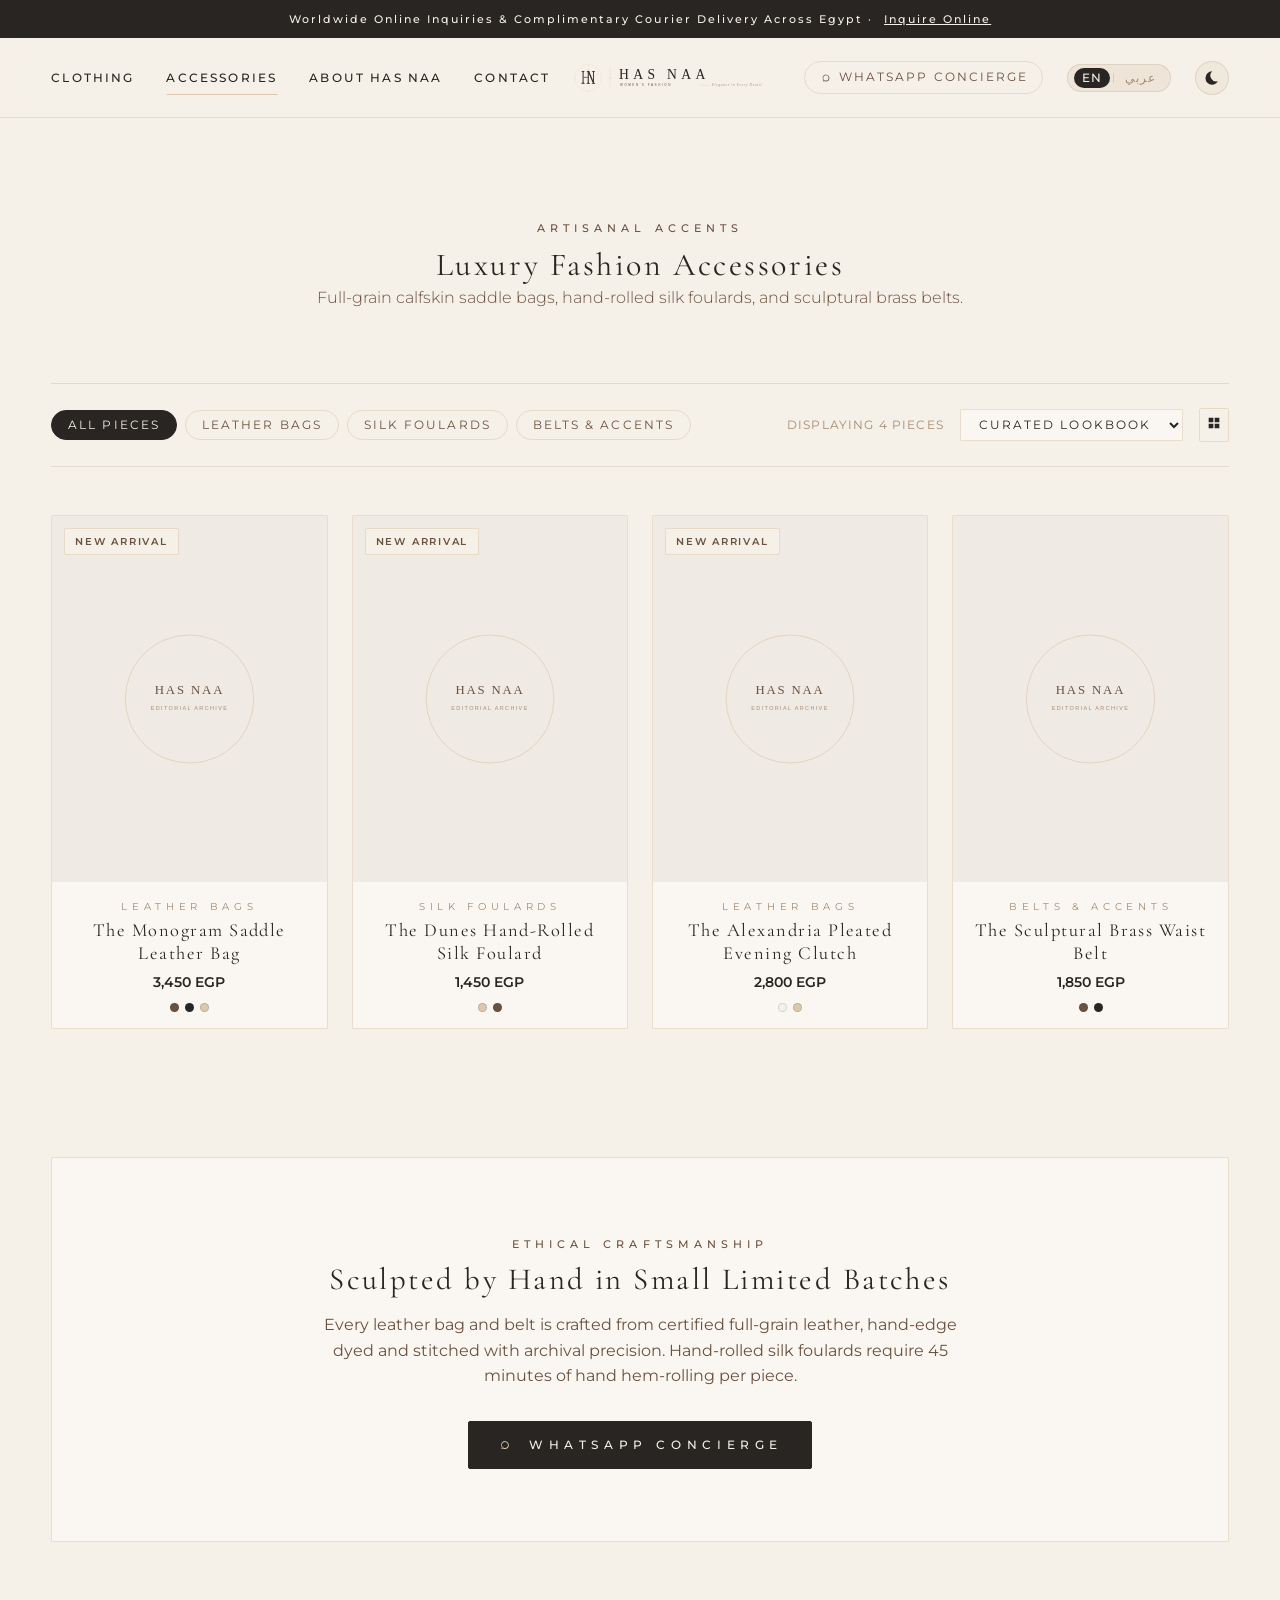
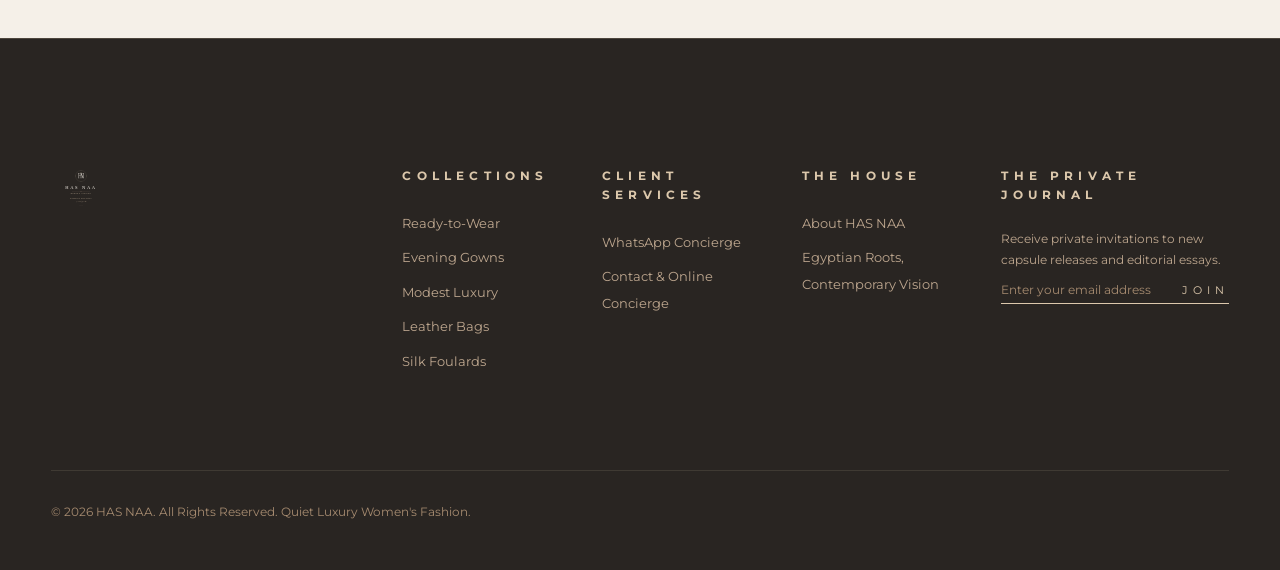
<file: accessories.html>
<!DOCTYPE html>
<html lang="en" dir="ltr">
<head>
  <meta charset="UTF-8">
  <meta name="viewport" content="width=device-width, initial-scale=1.0">
  <title>Luxury Fashion Accessories | HAS NAA</title>
  <meta name="description" content="Discover HAS NAA handcrafted fashion accessories. Full-grain calfskin saddle bags, hand-rolled silk foulards, and sculptural brass belts.">
  
  <!-- Favicon -->
  <link rel="icon" type="image/svg+xml" href="brand/logos/logo-mark.svg">
  
  <!-- Stylesheets -->
  <link rel="stylesheet" href="css/style.css">
  <link rel="stylesheet" href="css/responsive.css">
</head>
<body>

  <!-- Top Announcement Bar -->
  <aside class="hn-announcement">
    <div class="hn-container">
      <span data-i18n="announcement.text">Worldwide Online Inquiries & Complimentary Courier Delivery Across Egypt</span> &middot;
      <a href="contact.html" style="text-decoration: underline; margin-inline-start: 6px;" data-i18n="announcement.action">Inquire Online</a>
    </div>
  </aside>

  <!-- Navigation Header -->
  <header class="hn-header">
    <div class="hn-container hn-header-inner">
      <button class="hn-mobile-toggle" aria-label="Toggle Navigation Menu">
        <span></span>
        <span></span>
      </button>

      <nav class="hn-nav-links">
        <a href="clothing.html" class="hn-nav-item" data-i18n="nav.clothing">Clothing</a>
        <a href="accessories.html" class="hn-nav-item active" data-i18n="nav.accessories">Accessories</a>
        <a href="about.html" class="hn-nav-item" data-i18n="nav.about">About HAS NAA</a>
        <a href="contact.html" class="hn-nav-item" data-i18n="nav.contact">Contact</a>
      </nav>

      <a href="index.html" class="hn-brand-logo" aria-label="HAS NAA Home">
        <img src="brand/logos/logo-primary.svg" alt="HAS NAA - WOMEN'S FASHION" />
      </a>

      <div class="hn-header-actions">
        <a href="https://wa.me/201000000000" target="_blank" rel="noopener" class="hn-concierge-pill">
          <svg viewBox="0 0 24 24"><path d="M12.031 6.172c-3.181 0-5.767 2.586-5.768 5.766-.001 1.298.38 2.27 1.019 3.287l-.711 2.598 2.664-.698c.969.586 1.761.882 2.796.882 3.183 0 5.769-2.587 5.77-5.766.001-3.181-2.585-5.769-5.77-5.769zm0 10.377c-.918 0-1.68-.27-2.484-.761l-.178-.106-1.579.414.421-1.54-.116-.184c-.546-.867-.834-1.554-.833-2.434.001-2.541 2.068-4.608 4.61-4.608 2.542 0 4.61 2.067 4.61 4.608-.001 2.541-2.068 4.61-4.61 4.61z"/></svg>
          <span data-i18n="nav.concierge">WhatsApp Concierge</span>
        </a>

        <div class="hn-lang-switcher" role="group" aria-label="Language Selector">
          <button type="button" class="hn-lang-btn active" data-lang="en">EN</button>
          <span class="hn-lang-divider">|</span>
          <button type="button" class="hn-lang-btn" data-lang="ar">عربي</button>
        </div>

        <button type="button" class="hn-theme-btn" aria-label="Toggle Theme" title="Toggle Light / Dark Mode">
          <svg viewBox="0 0 24 24"><path d="M12.3 2a10 10 0 0 0-.19 20 10 10 0 0 0 8.7-5.18A8.8 8.8 0 0 1 12.3 2z"/></svg>
        </button>
      </div>
    </div>
  </header>

  <!-- Mobile Drawer -->
  <div class="hn-mobile-drawer" role="dialog" aria-modal="true">
    <div class="hn-drawer-header">
      <img src="brand/logos/logo-primary.svg" alt="HAS NAA" style="height: 32px;" />
      <button class="hn-drawer-close" aria-label="Close menu">&times;</button>
    </div>
    <ul class="hn-drawer-links">
      <li><a href="clothing.html" class="hn-drawer-link"><span data-i18n="nav.clothing">Clothing</span><span class="num">01</span></a></li>
      <li><a href="accessories.html" class="hn-drawer-link"><span data-i18n="nav.accessories">Accessories</span><span class="num">02</span></a></li>
      <li><a href="about.html" class="hn-drawer-link"><span data-i18n="nav.about">About HAS NAA</span><span class="num">03</span></a></li>
      <li><a href="contact.html" class="hn-drawer-link"><span data-i18n="nav.contact">Contact</span><span class="num">04</span></a></li>
    </ul>
    <div class="hn-drawer-footer">
      <a href="https://wa.me/201000000000" target="_blank" rel="noopener" class="hn-btn hn-btn-whatsapp">
        <span data-i18n="nav.concierge">WhatsApp Concierge</span>
      </a>
    </div>
  </div>

  <!-- Catalog Main -->
  <main style="padding-block: var(--hn-space-4xl); background-color: var(--hn-bg-canvas);">
    <div class="hn-container">
      
      <!-- Category Header -->
      <div class="hn-section-header">
        <span class="hn-kicker" data-i18n="home.accessories.kicker">ARTISANAL ACCENTS</span>
        <h1 data-i18n="catalog.accessories.title">Luxury Fashion Accessories</h1>
        <p data-i18n="catalog.accessories.subtitle">Full-grain calfskin saddle bags, hand-rolled silk foulards, and sculptural brass belts.</p>
      </div>

      <!-- Filter & Sort Toolbar -->
      <div class="hn-filter-bar">
        <div class="hn-filter-tabs">
          <button type="button" class="hn-filter-tab active" data-sub="all" data-i18n="filter.all">All Pieces</button>
          <button type="button" class="hn-filter-tab" data-sub="leather-bags" data-i18n="filter.leatherBags">Leather Bags</button>
          <button type="button" class="hn-filter-tab" data-sub="silk-foulards" data-i18n="filter.silkFoulards">Silk Foulards</button>
          <button type="button" class="hn-filter-tab" data-sub="belts" data-i18n="filter.belts">Belts & Accents</button>
        </div>

        <div class="hn-filter-actions">
          <span class="hn-catalog-count" style="font-size: 0.72rem; color: var(--hn-color-taupe); letter-spacing: 0.1em; text-transform: uppercase;"></span>
          <select class="hn-sort-select" aria-label="Sort products">
            <option value="curated" data-i18n="sort.curated">Curated Lookbook</option>
            <option value="newest" data-i18n="sort.newest">Newest First</option>
            <option value="priceLow" data-i18n="sort.priceLow">Price: Low to High</option>
            <option value="priceHigh" data-i18n="sort.priceHigh">Price: High to Low</option>
          </select>
          <button type="button" class="hn-density-toggle" aria-label="Toggle View Density" style="padding: 6px; border: 1px solid var(--hn-border-subtle); border-radius: var(--hn-radius-subtle);">
            <svg style="width: 16px; height: 16px; fill: var(--hn-color-charcoal);" viewBox="0 0 24 24"><path d="M4 4h7v7H4zm9 0h7v7h-7zm-9 9h7v7H4zm9 0h7v7h-7z"/></svg>
          </button>
        </div>
      </div>

      <!-- Dynamic Product Showcase Grid -->
      <div class="hn-catalog-grid">
        <!-- Rendered via catalog.js -->
      </div>

      <!-- Provenance Feature Banner -->
      <div style="margin-top: var(--hn-space-5xl); padding: var(--hn-space-3xl); background-color: var(--hn-color-ivory-light); border: 1px solid var(--hn-border-subtle); border-radius: var(--hn-radius-subtle); text-align: center;">
        <span class="hn-kicker">ETHICAL CRAFTSMANSHIP</span>
        <h3 style="font-size: var(--hn-text-h2); margin-bottom: var(--hn-space-sm);">Sculpted by Hand in Small Limited Batches</h3>
        <p style="max-width: 640px; margin-inline: auto; font-size: var(--hn-text-body); color: var(--hn-text-secondary); margin-bottom: var(--hn-space-xl);">
          Every leather bag and belt is crafted from certified full-grain leather, hand-edge dyed and stitched with archival precision. Hand-rolled silk foulards require 45 minutes of hand hem-rolling per piece.
        </p>
        <a href="https://wa.me/201000000000" target="_blank" rel="noopener" class="hn-btn hn-btn-primary" style="width: auto;">
          <svg style="width: 16px; height: 16px; fill: var(--hn-color-champagne); margin-inline-end: 8px;" viewBox="0 0 24 24"><path d="M12.031 6.172c-3.181 0-5.767 2.586-5.768 5.766-.001 1.298.38 2.27 1.019 3.287l-.711 2.598 2.664-.698c.969.586 1.761.882 2.796.882 3.183 0 5.769-2.587 5.77-5.766.001-3.181-2.585-5.769-5.77-5.769zm0 10.377c-.918 0-1.68-.27-2.484-.761l-.178-.106-1.579.414.421-1.54-.116-.184c-.546-.867-.834-1.554-.833-2.434.001-2.541 2.068-4.608 4.61-4.608 2.542 0 4.61 2.067 4.61 4.608-.001 2.541-2.068 4.61-4.61 4.61z"/></svg>
          <span data-i18n="nav.concierge">WhatsApp Concierge</span>
        </a>
      </div>

    </div>
  </main>

  <!-- Master Footer -->
  <footer class="hn-footer">
    <div class="hn-container">
      <div class="hn-footer-grid">
        <div class="hn-footer-brand">
          <img src="brand/logos/logo-stacked-dark.svg" alt="HAS NAA" />
        </div>
        <div class="hn-footer-col">
          <h5 data-i18n="footer.collections">Collections</h5>
          <ul class="hn-footer-links">
            <li><a href="clothing.html" data-i18n="filter.readyToWear">Ready-to-Wear</a></li>
            <li><a href="clothing.html" data-i18n="filter.eveningGowns">Evening Gowns</a></li>
            <li><a href="clothing.html" data-i18n="filter.modestLuxury">Modest Luxury</a></li>
            <li><a href="accessories.html" data-i18n="filter.leatherBags">Leather Bags</a></li>
            <li><a href="accessories.html" data-i18n="filter.silkFoulards">Silk Foulards</a></li>
          </ul>
        </div>
        <div class="hn-footer-col">
          <h5 data-i18n="footer.clientServices">Client Services</h5>
          <ul class="hn-footer-links">
            <li><a href="https://wa.me/201000000000" target="_blank" rel="noopener" data-i18n="nav.concierge">WhatsApp Concierge</a></li>
            <li><a href="contact.html" data-i18n="contact.title">Contact Us</a></li>
          </ul>
        </div>
        <div class="hn-footer-col">
          <h5 data-i18n="footer.theHouse">The House</h5>
          <ul class="hn-footer-links">
            <li><a href="about.html" data-i18n="nav.about">About HAS NAA</a></li>
            <li><a href="about.html#heritage" data-i18n="about.heritage.title">Egyptian Heritage</a></li>
          </ul>
        </div>
        <div class="hn-footer-col">
          <h5 data-i18n="footer.newsletter.title">The Private Journal</h5>
          <p style="font-size: 0.78rem; color: var(--hn-color-taupe-light);" data-i18n="footer.newsletter.desc">Receive private invitations to new releases.</p>
          <form class="hn-newsletter-form">
            <input type="email" placeholder="Enter your email address" data-i18n-placeholder="footer.newsletter.placeholder" required />
            <button type="submit" data-i18n="footer.newsletter.button">Join</button>
          </form>
        </div>
      </div>
      <div class="hn-footer-bottom">
        <div>&copy; 2026 HAS NAA. <span data-i18n="footer.rights">All Rights Reserved. Quiet Luxury Women's Fashion.</span></div>
      </div>
    </div>
  </footer>

  <!-- Scripts -->
  <script src="js/products-data.js"></script>
  <script src="js/i18n.js"></script>
  <script src="js/main.js"></script>
  <script src="js/catalog.js"></script>
  <script>
    document.addEventListener('DOMContentLoaded', () => {
      const catalog = new CatalogRenderer('accessories');
      catalog.init();
    });
  </script>
</body>
</html>
</file>
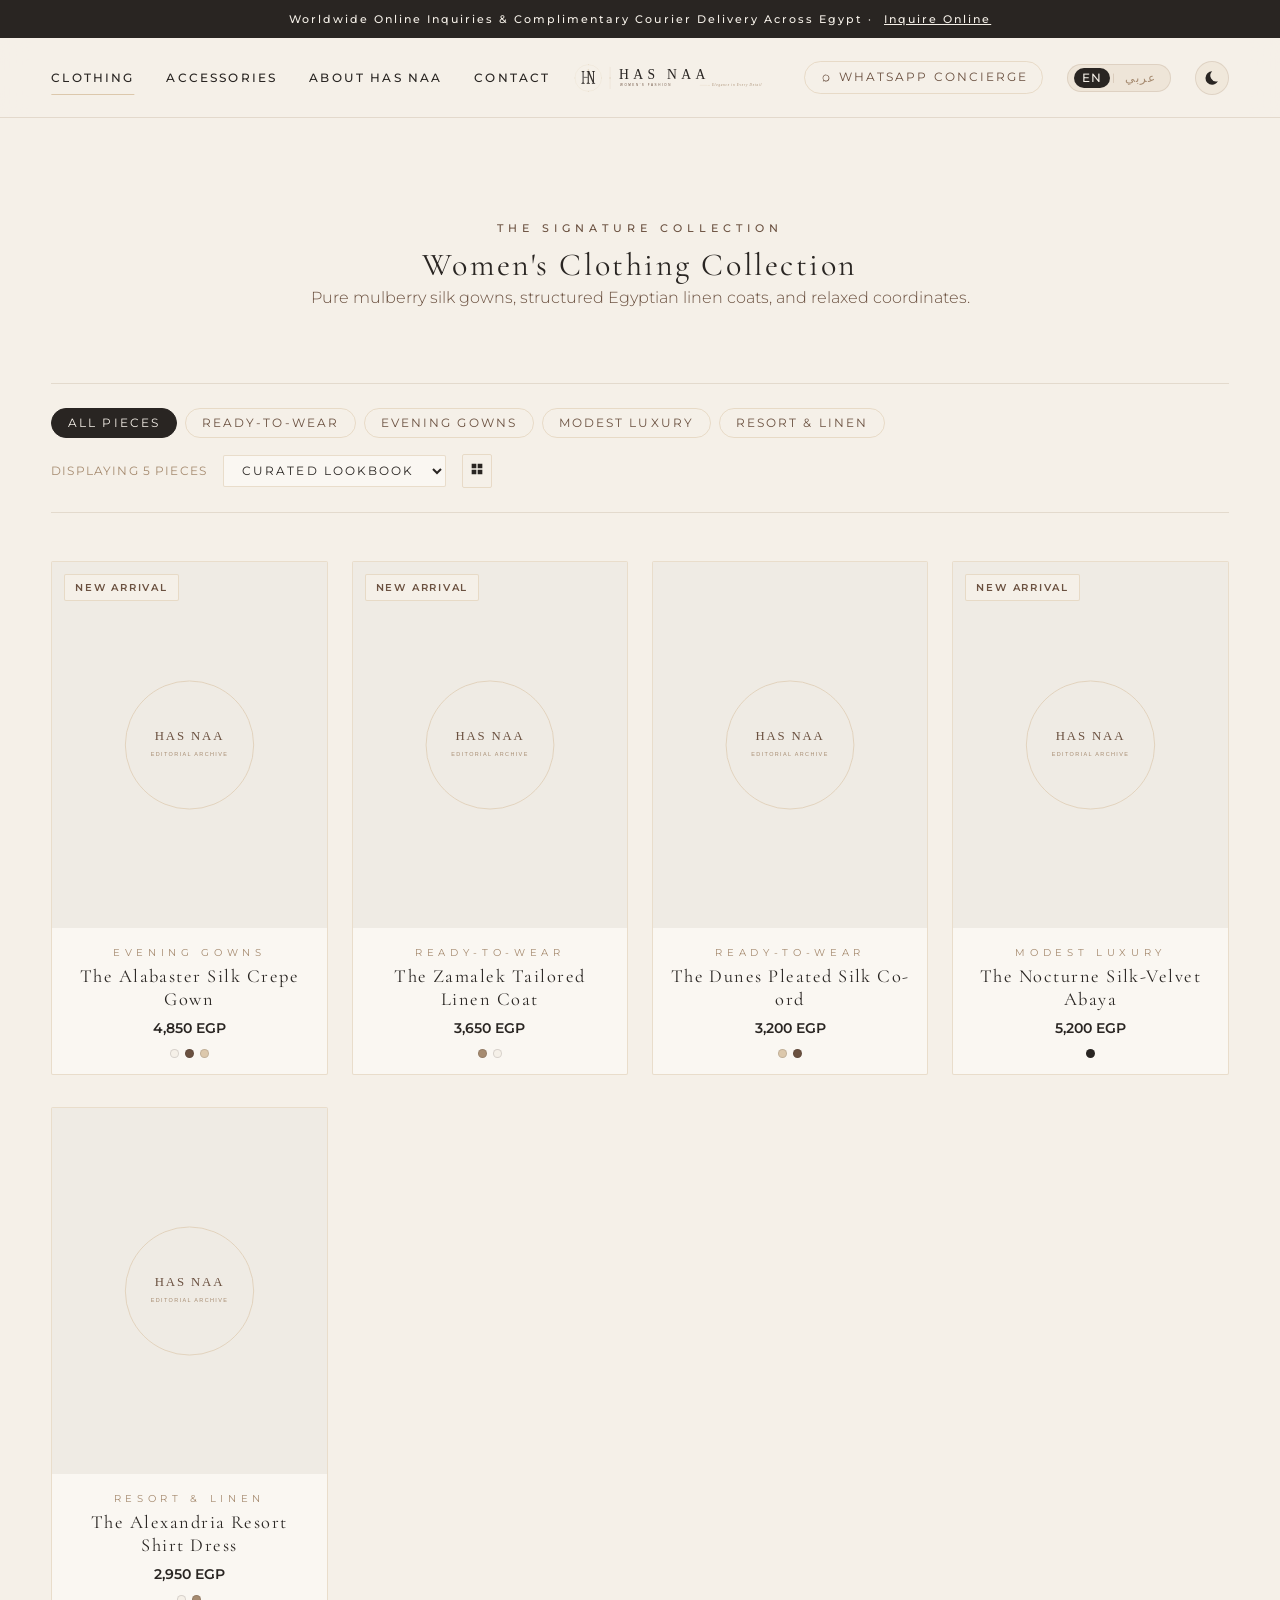
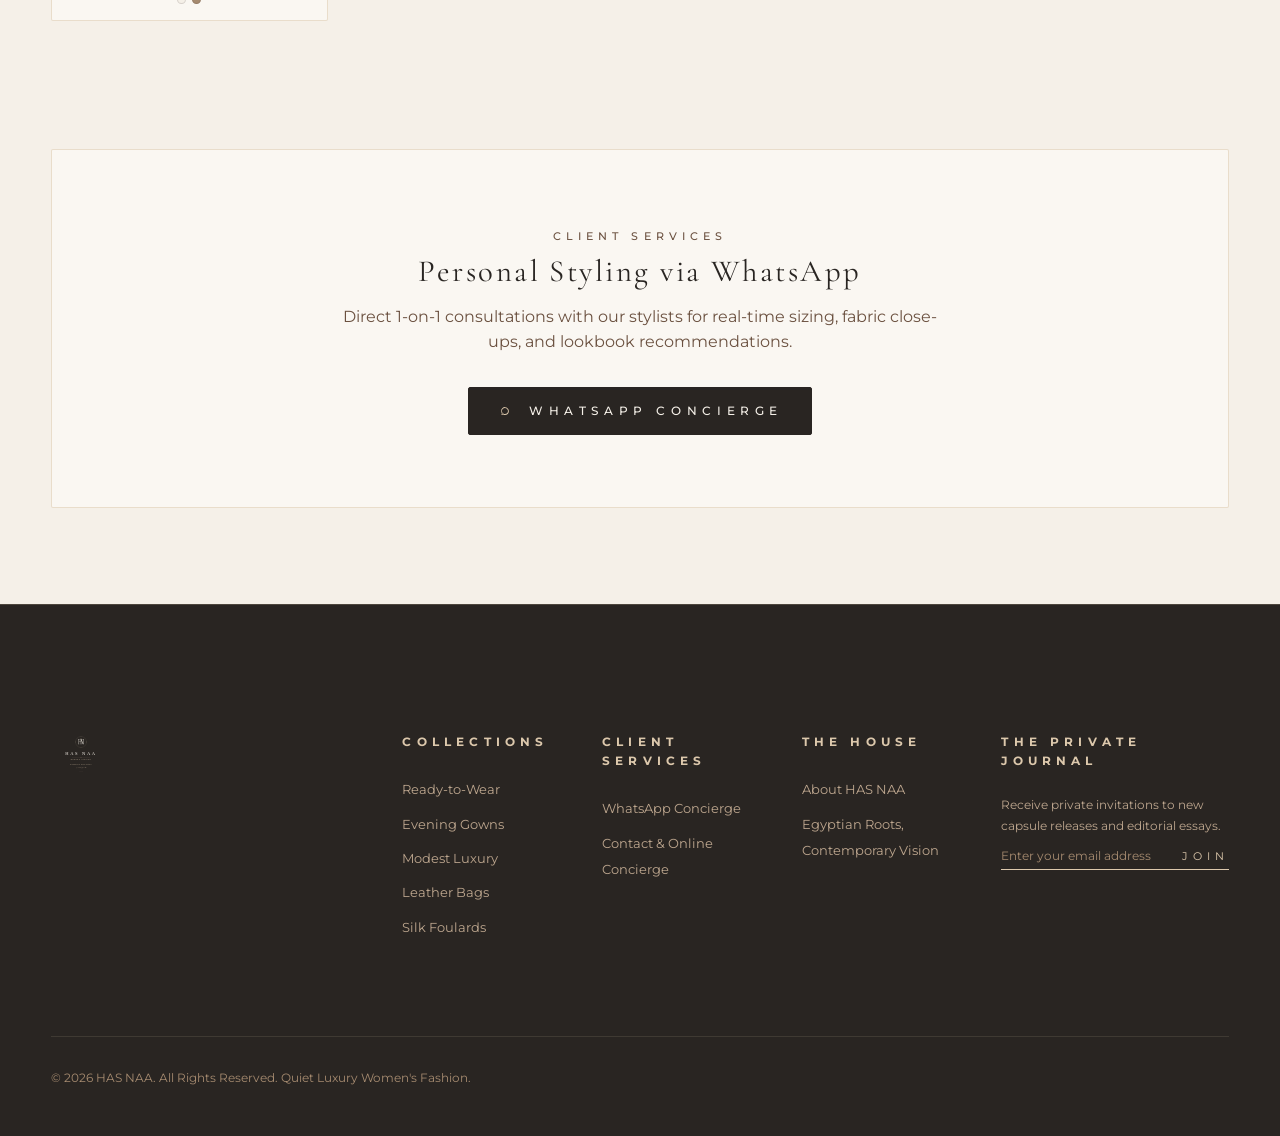
<file: clothing.html>
<!DOCTYPE html>
<html lang="en" dir="ltr">
<head>
  <meta charset="UTF-8">
  <meta name="viewport" content="width=device-width, initial-scale=1.0">
  <title>Women's Clothing Collection | HAS NAA</title>
  <meta name="description" content="Explore the HAS NAA women's clothing collection. Pure mulberry silk evening gowns, Egyptian linen tailored coats, and luxury coordinates.">
  
  <!-- Favicon -->
  <link rel="icon" type="image/svg+xml" href="brand/logos/logo-mark.svg">
  
  <!-- Stylesheets -->
  <link rel="stylesheet" href="css/style.css">
  <link rel="stylesheet" href="css/responsive.css">
</head>
<body>

  <!-- Top Announcement Bar -->
  <aside class="hn-announcement">
    <div class="hn-container">
      <span data-i18n="announcement.text">Worldwide Online Inquiries & Complimentary Courier Delivery Across Egypt</span> &middot;
      <a href="contact.html" style="text-decoration: underline; margin-inline-start: 6px;" data-i18n="announcement.action">Inquire Online</a>
    </div>
  </aside>

  <!-- Navigation Header -->
  <header class="hn-header">
    <div class="hn-container hn-header-inner">
      <button class="hn-mobile-toggle" aria-label="Toggle Navigation Menu">
        <span></span>
        <span></span>
      </button>

      <nav class="hn-nav-links">
        <a href="clothing.html" class="hn-nav-item active" data-i18n="nav.clothing">Clothing</a>
        <a href="accessories.html" class="hn-nav-item" data-i18n="nav.accessories">Accessories</a>
        <a href="about.html" class="hn-nav-item" data-i18n="nav.about">About HAS NAA</a>
        <a href="contact.html" class="hn-nav-item" data-i18n="nav.contact">Contact</a>
      </nav>

      <a href="index.html" class="hn-brand-logo" aria-label="HAS NAA Home">
        <img src="brand/logos/logo-primary.svg" alt="HAS NAA - WOMEN'S FASHION" />
      </a>

      <div class="hn-header-actions">
        <a href="https://wa.me/201000000000" target="_blank" rel="noopener" class="hn-concierge-pill">
          <svg viewBox="0 0 24 24"><path d="M12.031 6.172c-3.181 0-5.767 2.586-5.768 5.766-.001 1.298.38 2.27 1.019 3.287l-.711 2.598 2.664-.698c.969.586 1.761.882 2.796.882 3.183 0 5.769-2.587 5.77-5.766.001-3.181-2.585-5.769-5.77-5.769zm0 10.377c-.918 0-1.68-.27-2.484-.761l-.178-.106-1.579.414.421-1.54-.116-.184c-.546-.867-.834-1.554-.833-2.434.001-2.541 2.068-4.608 4.61-4.608 2.542 0 4.61 2.067 4.61 4.608-.001 2.541-2.068 4.61-4.61 4.61z"/></svg>
          <span data-i18n="nav.concierge">WhatsApp Concierge</span>
        </a>

        <div class="hn-lang-switcher" role="group" aria-label="Language Selector">
          <button type="button" class="hn-lang-btn active" data-lang="en">EN</button>
          <span class="hn-lang-divider">|</span>
          <button type="button" class="hn-lang-btn" data-lang="ar">عربي</button>
        </div>

        <button type="button" class="hn-theme-btn" aria-label="Toggle Theme" title="Toggle Light / Dark Mode">
          <svg viewBox="0 0 24 24"><path d="M12.3 2a10 10 0 0 0-.19 20 10 10 0 0 0 8.7-5.18A8.8 8.8 0 0 1 12.3 2z"/></svg>
        </button>
      </div>
    </div>
  </header>

  <!-- Mobile Drawer -->
  <div class="hn-mobile-drawer" role="dialog" aria-modal="true">
    <div class="hn-drawer-header">
      <img src="brand/logos/logo-primary.svg" alt="HAS NAA" style="height: 32px;" />
      <button class="hn-drawer-close" aria-label="Close menu">&times;</button>
    </div>
    <ul class="hn-drawer-links">
      <li><a href="clothing.html" class="hn-drawer-link"><span data-i18n="nav.clothing">Clothing</span><span class="num">01</span></a></li>
      <li><a href="accessories.html" class="hn-drawer-link"><span data-i18n="nav.accessories">Accessories</span><span class="num">02</span></a></li>
      <li><a href="about.html" class="hn-drawer-link"><span data-i18n="nav.about">About HAS NAA</span><span class="num">03</span></a></li>
      <li><a href="contact.html" class="hn-drawer-link"><span data-i18n="nav.contact">Contact</span><span class="num">04</span></a></li>
    </ul>
    <div class="hn-drawer-footer">
      <a href="https://wa.me/201000000000" target="_blank" rel="noopener" class="hn-btn hn-btn-whatsapp">
        <span data-i18n="nav.concierge">WhatsApp Concierge</span>
      </a>
    </div>
  </div>

  <!-- Catalog Main -->
  <main style="padding-block: var(--hn-space-4xl); background-color: var(--hn-bg-canvas);">
    <div class="hn-container">
      
      <!-- Category Header -->
      <div class="hn-section-header">
        <span class="hn-kicker" data-i18n="home.capsule.kicker">THE SIGNATURE COLLECTION</span>
        <h1 data-i18n="catalog.clothing.title">Women's Clothing Collection</h1>
        <p data-i18n="catalog.clothing.subtitle">Pure mulberry silk gowns, structured Egyptian linen coats, and relaxed coordinates.</p>
      </div>

      <!-- Filter & Sort Toolbar -->
      <div class="hn-filter-bar">
        <div class="hn-filter-tabs">
          <button type="button" class="hn-filter-tab active" data-sub="all" data-i18n="filter.all">All Pieces</button>
          <button type="button" class="hn-filter-tab" data-sub="ready-to-wear" data-i18n="filter.readyToWear">Ready-to-Wear</button>
          <button type="button" class="hn-filter-tab" data-sub="evening-gowns" data-i18n="filter.eveningGowns">Evening Gowns</button>
          <button type="button" class="hn-filter-tab" data-sub="modest-luxury" data-i18n="filter.modestLuxury">Modest Luxury</button>
          <button type="button" class="hn-filter-tab" data-sub="resort-linen" data-i18n="filter.resortLinen">Resort & Linen</button>
        </div>

        <div class="hn-filter-actions">
          <span class="hn-catalog-count" style="font-size: 0.72rem; color: var(--hn-color-taupe); letter-spacing: 0.1em; text-transform: uppercase;"></span>
          <select class="hn-sort-select" aria-label="Sort products">
            <option value="curated" data-i18n="sort.curated">Curated Lookbook</option>
            <option value="newest" data-i18n="sort.newest">Newest First</option>
            <option value="priceLow" data-i18n="sort.priceLow">Price: Low to High</option>
            <option value="priceHigh" data-i18n="sort.priceHigh">Price: High to Low</option>
          </select>
          <button type="button" class="hn-density-toggle" aria-label="Toggle View Density" style="padding: 6px; border: 1px solid var(--hn-border-subtle); border-radius: var(--hn-radius-subtle);">
            <svg style="width: 16px; height: 16px; fill: var(--hn-color-charcoal);" viewBox="0 0 24 24"><path d="M4 4h7v7H4zm9 0h7v7h-7zm-9 9h7v7H4zm9 0h7v7h-7z"/></svg>
          </button>
        </div>
      </div>

      <!-- Dynamic Product Showcase Grid -->
      <div class="hn-catalog-grid">
        <!-- Rendered via catalog.js -->
      </div>

      <!-- Styling Consultation Banner -->
      <div style="margin-top: var(--hn-space-5xl); padding: var(--hn-space-3xl); background-color: var(--hn-color-ivory-light); border: 1px solid var(--hn-border-subtle); border-radius: var(--hn-radius-subtle); text-align: center;">
        <span class="hn-kicker" data-i18n="home.services.kicker">CLIENT SERVICES</span>
        <h3 style="font-size: var(--hn-text-h2); margin-bottom: var(--hn-space-sm);" data-i18n="home.services.s1.title">Personal Styling via WhatsApp</h3>
        <p style="max-width: 620px; margin-inline: auto; font-size: var(--hn-text-body); color: var(--hn-text-secondary); margin-bottom: var(--hn-space-xl);" data-i18n="home.services.s1.desc">
          Direct 1-on-1 consultations with our stylists for real-time sizing, fabric close-ups, and lookbook recommendations.
        </p>
        <a href="https://wa.me/201000000000" target="_blank" rel="noopener" class="hn-btn hn-btn-primary" style="width: auto;">
          <svg style="width: 16px; height: 16px; fill: var(--hn-color-champagne); margin-inline-end: 8px;" viewBox="0 0 24 24"><path d="M12.031 6.172c-3.181 0-5.767 2.586-5.768 5.766-.001 1.298.38 2.27 1.019 3.287l-.711 2.598 2.664-.698c.969.586 1.761.882 2.796.882 3.183 0 5.769-2.587 5.77-5.766.001-3.181-2.585-5.769-5.77-5.769zm0 10.377c-.918 0-1.68-.27-2.484-.761l-.178-.106-1.579.414.421-1.54-.116-.184c-.546-.867-.834-1.554-.833-2.434.001-2.541 2.068-4.608 4.61-4.608 2.542 0 4.61 2.067 4.61 4.608-.001 2.541-2.068 4.61-4.61 4.61z"/></svg>
          <span data-i18n="nav.concierge">WhatsApp Concierge</span>
        </a>
      </div>

    </div>
  </main>

  <!-- Master Footer -->
  <footer class="hn-footer">
    <div class="hn-container">
      <div class="hn-footer-grid">
        <div class="hn-footer-brand">
          <img src="brand/logos/logo-stacked-dark.svg" alt="HAS NAA" />
        </div>
        <div class="hn-footer-col">
          <h5 data-i18n="footer.collections">Collections</h5>
          <ul class="hn-footer-links">
            <li><a href="clothing.html" data-i18n="filter.readyToWear">Ready-to-Wear</a></li>
            <li><a href="clothing.html" data-i18n="filter.eveningGowns">Evening Gowns</a></li>
            <li><a href="clothing.html" data-i18n="filter.modestLuxury">Modest Luxury</a></li>
            <li><a href="accessories.html" data-i18n="filter.leatherBags">Leather Bags</a></li>
            <li><a href="accessories.html" data-i18n="filter.silkFoulards">Silk Foulards</a></li>
          </ul>
        </div>
        <div class="hn-footer-col">
          <h5 data-i18n="footer.clientServices">Client Services</h5>
          <ul class="hn-footer-links">
            <li><a href="https://wa.me/201000000000" target="_blank" rel="noopener" data-i18n="nav.concierge">WhatsApp Concierge</a></li>
            <li><a href="contact.html" data-i18n="contact.title">Contact Us</a></li>
          </ul>
        </div>
        <div class="hn-footer-col">
          <h5 data-i18n="footer.theHouse">The House</h5>
          <ul class="hn-footer-links">
            <li><a href="about.html" data-i18n="nav.about">About HAS NAA</a></li>
            <li><a href="about.html#heritage" data-i18n="about.heritage.title">Egyptian Heritage</a></li>
          </ul>
        </div>
        <div class="hn-footer-col">
          <h5 data-i18n="footer.newsletter.title">The Private Journal</h5>
          <p style="font-size: 0.78rem; color: var(--hn-color-taupe-light);" data-i18n="footer.newsletter.desc">Receive private invitations to new releases.</p>
          <form class="hn-newsletter-form">
            <input type="email" placeholder="Enter your email address" data-i18n-placeholder="footer.newsletter.placeholder" required />
            <button type="submit" data-i18n="footer.newsletter.button">Join</button>
          </form>
        </div>
      </div>
      <div class="hn-footer-bottom">
        <div>&copy; 2026 HAS NAA. <span data-i18n="footer.rights">All Rights Reserved. Quiet Luxury Women's Fashion.</span></div>
      </div>
    </div>
  </footer>

  <!-- Scripts -->
  <script src="js/products-data.js"></script>
  <script src="js/i18n.js"></script>
  <script src="js/main.js"></script>
  <script src="js/catalog.js"></script>
  <script>
    document.addEventListener('DOMContentLoaded', () => {
      const catalog = new CatalogRenderer('clothing');
      catalog.init();
    });
  </script>
</body>
</html>
</file>
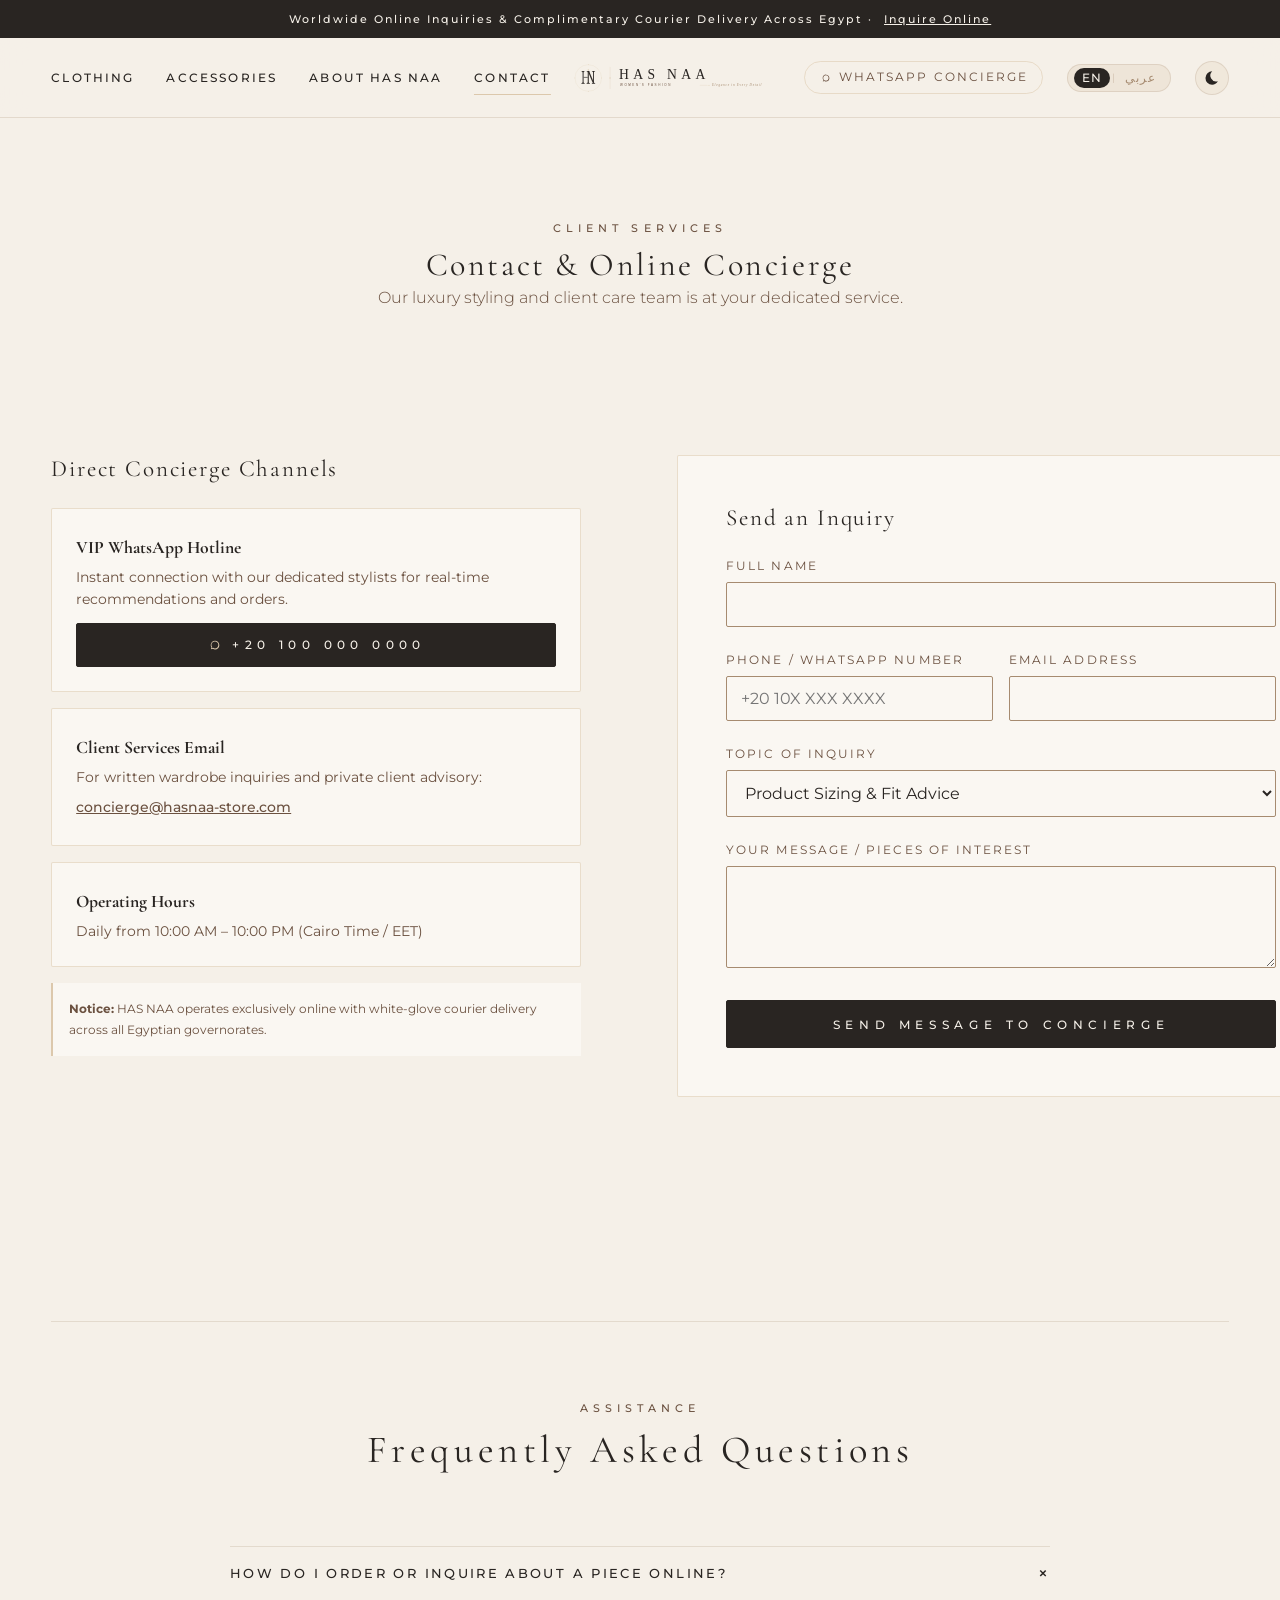
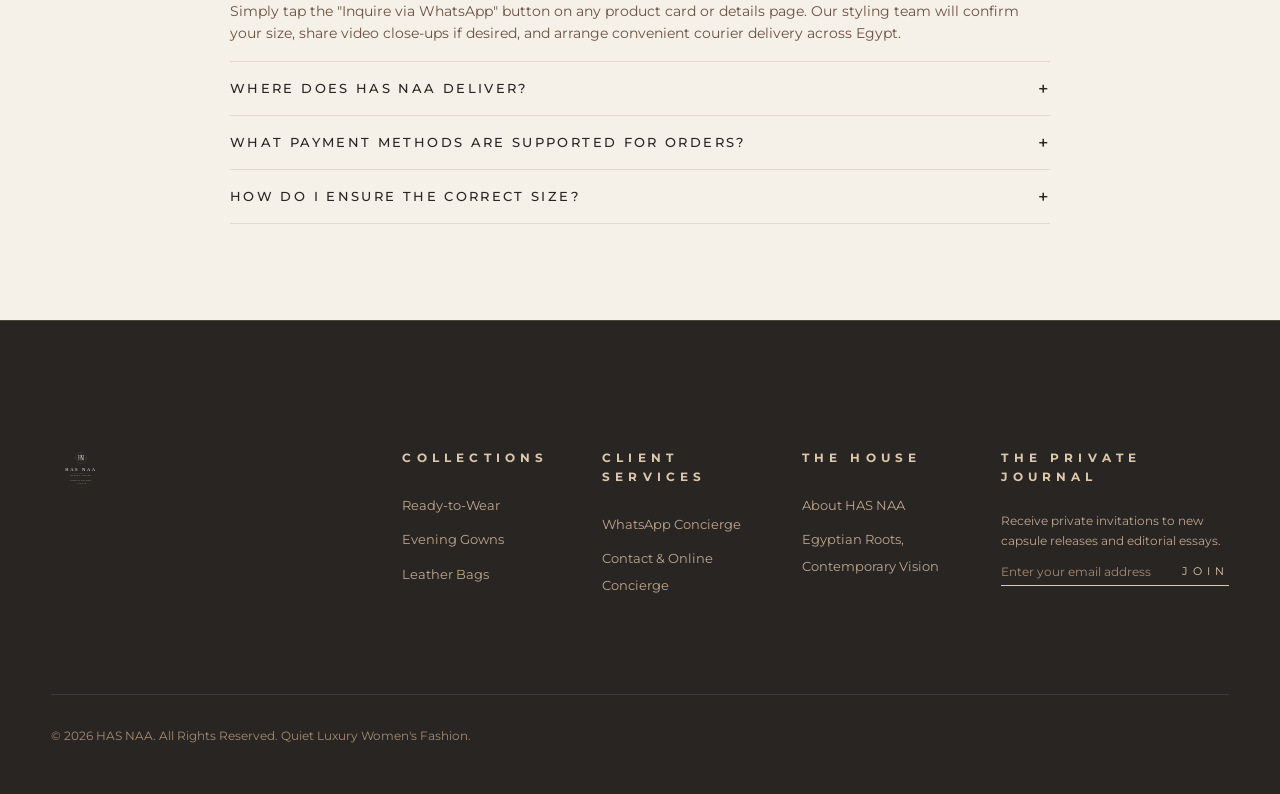
<file: contact.html>
<!DOCTYPE html>
<html lang="en" dir="ltr">
<head>
  <meta charset="UTF-8">
  <meta name="viewport" content="width=device-width, initial-scale=1.0">
  <title>Contact & Online Concierge | HAS NAA</title>
  <meta name="description" content="Connect directly with the HAS NAA luxury styling and client care concierge via WhatsApp or message.">
  
  <!-- Favicon -->
  <link rel="icon" type="image/svg+xml" href="brand/logos/logo-mark.svg">
  
  <!-- Stylesheets -->
  <link rel="stylesheet" href="css/style.css">
  <link rel="stylesheet" href="css/responsive.css">
</head>
<body>

  <!-- Top Announcement Bar -->
  <aside class="hn-announcement">
    <div class="hn-container">
      <span data-i18n="announcement.text">Worldwide Online Inquiries & Complimentary Courier Delivery Across Egypt</span> &middot;
      <a href="contact.html" style="text-decoration: underline; margin-inline-start: 6px;" data-i18n="announcement.action">Inquire Online</a>
    </div>
  </aside>

  <!-- Navigation Header -->
  <header class="hn-header">
    <div class="hn-container hn-header-inner">
      <button class="hn-mobile-toggle" aria-label="Toggle Navigation Menu">
        <span></span>
        <span></span>
      </button>

      <nav class="hn-nav-links">
        <a href="clothing.html" class="hn-nav-item" data-i18n="nav.clothing">Clothing</a>
        <a href="accessories.html" class="hn-nav-item" data-i18n="nav.accessories">Accessories</a>
        <a href="about.html" class="hn-nav-item" data-i18n="nav.about">About HAS NAA</a>
        <a href="contact.html" class="hn-nav-item active" data-i18n="nav.contact">Contact</a>
      </nav>

      <a href="index.html" class="hn-brand-logo" aria-label="HAS NAA Home">
        <img src="brand/logos/logo-primary.svg" alt="HAS NAA - WOMEN'S FASHION" />
      </a>

      <div class="hn-header-actions">
        <a href="https://wa.me/201000000000" target="_blank" rel="noopener" class="hn-concierge-pill">
          <svg viewBox="0 0 24 24"><path d="M12.031 6.172c-3.181 0-5.767 2.586-5.768 5.766-.001 1.298.38 2.27 1.019 3.287l-.711 2.598 2.664-.698c.969.586 1.761.882 2.796.882 3.183 0 5.769-2.587 5.77-5.766.001-3.181-2.585-5.769-5.77-5.769zm0 10.377c-.918 0-1.68-.27-2.484-.761l-.178-.106-1.579.414.421-1.54-.116-.184c-.546-.867-.834-1.554-.833-2.434.001-2.541 2.068-4.608 4.61-4.608 2.542 0 4.61 2.067 4.61 4.608-.001 2.541-2.068 4.61-4.61 4.61z"/></svg>
          <span data-i18n="nav.concierge">WhatsApp Concierge</span>
        </a>

        <div class="hn-lang-switcher" role="group" aria-label="Language Selector">
          <button type="button" class="hn-lang-btn active" data-lang="en">EN</button>
          <span class="hn-lang-divider">|</span>
          <button type="button" class="hn-lang-btn" data-lang="ar">عربي</button>
        </div>

        <button type="button" class="hn-theme-btn" aria-label="Toggle Theme" title="Toggle Light / Dark Mode">
          <svg viewBox="0 0 24 24"><path d="M12.3 2a10 10 0 0 0-.19 20 10 10 0 0 0 8.7-5.18A8.8 8.8 0 0 1 12.3 2z"/></svg>
        </button>
      </div>
    </div>
  </header>

  <!-- Mobile Drawer -->
  <div class="hn-mobile-drawer" role="dialog" aria-modal="true">
    <div class="hn-drawer-header">
      <img src="brand/logos/logo-primary.svg" alt="HAS NAA" style="height: 32px;" />
      <button class="hn-drawer-close" aria-label="Close menu">&times;</button>
    </div>
    <ul class="hn-drawer-links">
      <li><a href="clothing.html" class="hn-drawer-link"><span data-i18n="nav.clothing">Clothing</span><span class="num">01</span></a></li>
      <li><a href="accessories.html" class="hn-drawer-link"><span data-i18n="nav.accessories">Accessories</span><span class="num">02</span></a></li>
      <li><a href="about.html" class="hn-drawer-link"><span data-i18n="nav.about">About HAS NAA</span><span class="num">03</span></a></li>
      <li><a href="contact.html" class="hn-drawer-link"><span data-i18n="nav.contact">Contact</span><span class="num">04</span></a></li>
    </ul>
    <div class="hn-drawer-footer">
      <a href="https://wa.me/201000000000" target="_blank" rel="noopener" class="hn-btn hn-btn-whatsapp">
        <span data-i18n="nav.concierge">WhatsApp Concierge</span>
      </a>
    </div>
  </div>

  <!-- Page Header -->
  <main style="padding-block: var(--hn-space-4xl); background-color: var(--hn-bg-canvas);">
    <div class="hn-container">
      <div class="hn-section-header">
        <span class="hn-kicker" data-i18n="home.services.kicker">CLIENT SERVICES</span>
        <h1 data-i18n="contact.title">Contact & Online Concierge</h1>
        <p data-i18n="contact.subtitle">Our luxury styling and client care team is at your dedicated service.</p>
      </div>

      <!-- Contact Layout: 2 Columns -->
      <div class="hn-contact-layout">
        
        <!-- Left Column: Direct Concierge Channels -->
        <div>
          <h3 style="font-size: var(--hn-text-h3); margin-bottom: var(--hn-space-lg);" data-i18n="contact.channels.title">Direct Concierge Channels</h3>
          
          <div class="hn-channel-item">
            <h4 data-i18n="contact.channels.waTitle">VIP WhatsApp Hotline</h4>
            <p style="margin-bottom: 12px;" data-i18n="contact.channels.waDesc">
              Instant connection with our dedicated stylists for real-time recommendations and orders.
            </p>
            <a href="https://wa.me/201000000000" target="_blank" rel="noopener" class="hn-btn hn-btn-whatsapp" style="height: 44px; font-size: 0.75rem;">
              <svg viewBox="0 0 24 24"><path d="M12.031 6.172c-3.181 0-5.767 2.586-5.768 5.766-.001 1.298.38 2.27 1.019 3.287l-.711 2.598 2.664-.698c.969.586 1.761.882 2.796.882 3.183 0 5.769-2.587 5.77-5.766.001-3.181-2.585-5.769-5.77-5.769zm0 10.377c-.918 0-1.68-.27-2.484-.761l-.178-.106-1.579.414.421-1.54-.116-.184c-.546-.867-.834-1.554-.833-2.434.001-2.541 2.068-4.608 4.61-4.608 2.542 0 4.61 2.067 4.61 4.608-.001 2.541-2.068 4.61-4.61 4.61z"/></svg>
              <span>+20 100 000 0000</span>
            </a>
          </div>

          <div class="hn-channel-item">
            <h4 data-i18n="contact.channels.emailTitle">Client Services Email</h4>
            <p style="margin-bottom: 6px;">For written wardrobe inquiries and private client advisory:</p>
            <a href="mailto:concierge@hasnaa-store.com" style="color: var(--hn-color-mocha); font-weight: 500; font-size: 0.88rem; text-decoration: underline;">
              concierge@hasnaa-store.com
            </a>
          </div>

          <div class="hn-channel-item">
            <h4 data-i18n="contact.channels.hoursTitle">Operating Hours</h4>
            <p data-i18n="contact.channels.hoursDesc">Daily from 10:00 AM – 10:00 PM (Cairo Time / EET)</p>
          </div>

          <div style="padding: var(--hn-space-md); border-inline-start: 2px solid var(--hn-color-champagne); font-size: 0.78rem; color: var(--hn-text-secondary); background-color: var(--hn-color-ivory-light);">
            <strong>Notice:</strong> HAS NAA operates exclusively online with white-glove courier delivery across all Egyptian governorates.
          </div>
        </div>

        <!-- Right Column: Online Message Form -->
        <div style="background-color: var(--hn-color-ivory-light); padding: var(--hn-space-2xl); border: 1px solid var(--hn-border-subtle); border-radius: var(--hn-radius-subtle);">
          <h3 style="font-size: var(--hn-text-h3); margin-bottom: var(--hn-space-lg);" data-i18n="contact.form.title">Send an Inquiry</h3>

          <form id="hn-contact-form">
            <div class="hn-form-group">
              <label class="hn-form-label" for="contact-name" data-i18n="contact.form.name">Full Name</label>
              <input type="text" id="contact-name" class="hn-form-input" required />
            </div>

            <div style="display: grid; grid-template-columns: 1fr 1fr; gap: var(--hn-space-md);">
              <div class="hn-form-group">
                <label class="hn-form-label" for="contact-phone" data-i18n="contact.form.phone">Phone / WhatsApp Number</label>
                <input type="tel" id="contact-phone" class="hn-form-input" placeholder="+20 10X XXX XXXX" required />
              </div>
              <div class="hn-form-group">
                <label class="hn-form-label" for="contact-email" data-i18n="contact.form.email">Email Address</label>
                <input type="email" id="contact-email" class="hn-form-input" required />
              </div>
            </div>

            <div class="hn-form-group">
              <label class="hn-form-label" for="contact-topic" data-i18n="contact.form.topic">Topic of Inquiry</label>
              <select id="contact-topic" class="hn-form-select">
                <option value="sizing" data-i18n="contact.form.topic.sizing">Product Sizing & Fit Advice</option>
                <option value="fabric" data-i18n="contact.form.topic.fabric">Fabric & Craftsmanship Questions</option>
                <option value="order" data-i18n="contact.form.topic.order">Ordering via WhatsApp & Delivery</option>
                <option value="general" data-i18n="contact.form.topic.general">General Brand Inquiry</option>
              </select>
            </div>

            <div class="hn-form-group">
              <label class="hn-form-label" for="contact-message" data-i18n="contact.form.message">Your Message / Pieces of Interest</label>
              <textarea id="contact-message" class="hn-form-textarea" rows="4" required></textarea>
            </div>

            <button type="submit" class="hn-btn hn-btn-primary" style="width: 100%;" data-i18n="contact.form.submit">
              Send Message to Concierge
            </button>
          </form>

          <div id="hn-form-feedback" style="display: none; margin-top: var(--hn-space-md); padding: var(--hn-space-md); background-color: var(--hn-color-ivory); border: 1px solid var(--hn-color-champagne); font-size: 0.82rem; text-align: center; border-radius: var(--hn-radius-subtle);" data-i18n="contact.form.success">
            Thank you. Your message has been received. Our team will contact you shortly.
          </div>
        </div>

      </div>

      <!-- FAQ Accordion -->
      <section style="margin-top: var(--hn-space-4xl); padding-top: var(--hn-space-3xl); border-top: 1px solid var(--hn-border-hairline);">
        <div class="hn-section-header">
          <span class="hn-kicker">ASSISTANCE</span>
          <h2>Frequently Asked Questions</h2>
        </div>

        <div class="hn-accordion-group" style="max-width: 820px; margin-inline: auto;">
          <div class="hn-accordion open">
            <button type="button" class="hn-accordion-trigger">
              <span>How do I order or inquire about a piece online?</span>
              <span class="icon">+</span>
            </button>
            <div class="hn-accordion-content">
              Simply tap the "Inquire via WhatsApp" button on any product card or details page. Our styling team will confirm your size, share video close-ups if desired, and arrange convenient courier delivery across Egypt.
            </div>
          </div>

          <div class="hn-accordion">
            <button type="button" class="hn-accordion-trigger">
              <span>Where does HAS NAA deliver?</span>
              <span class="icon">+</span>
            </button>
            <div class="hn-accordion-content">
              We provide white-glove courier delivery across all Egyptian governorates, with delivery typically within 24 to 48 hours in Cairo and Giza, and 48 to 72 hours across other governorates.
            </div>
          </div>

          <div class="hn-accordion">
            <button type="button" class="hn-accordion-trigger">
              <span>What payment methods are supported for orders?</span>
              <span class="icon">+</span>
            </button>
            <div class="hn-accordion-content">
              Orders arranged through our WhatsApp concierge support Cash on Delivery (COD) across Egypt, as well as instant bank transfer and digital wallets.
            </div>
          </div>

          <div class="hn-accordion">
            <button type="button" class="hn-accordion-trigger">
              <span>How do I ensure the correct size?</span>
              <span class="icon">+</span>
            </button>
            <div class="hn-accordion-content">
              You can review our interactive Size Guide on any product page, or message our WhatsApp team with your measurements (bust, waist, hips, height) for personalized guidance.
            </div>
          </div>
        </div>
      </section>

    </div>
  </main>

  <!-- Master Footer -->
  <footer class="hn-footer">
    <div class="hn-container">
      <div class="hn-footer-grid">
        <div class="hn-footer-brand">
          <img src="brand/logos/logo-stacked-dark.svg" alt="HAS NAA" />
        </div>
        <div class="hn-footer-col">
          <h5 data-i18n="footer.collections">Collections</h5>
          <ul class="hn-footer-links">
            <li><a href="clothing.html" data-i18n="filter.readyToWear">Ready-to-Wear</a></li>
            <li><a href="clothing.html" data-i18n="filter.eveningGowns">Evening Gowns</a></li>
            <li><a href="accessories.html" data-i18n="filter.leatherBags">Leather Bags</a></li>
          </ul>
        </div>
        <div class="hn-footer-col">
          <h5 data-i18n="footer.clientServices">Client Services</h5>
          <ul class="hn-footer-links">
            <li><a href="https://wa.me/201000000000" target="_blank" rel="noopener" data-i18n="nav.concierge">WhatsApp Concierge</a></li>
            <li><a href="contact.html" data-i18n="contact.title">Contact Us</a></li>
          </ul>
        </div>
        <div class="hn-footer-col">
          <h5 data-i18n="footer.theHouse">The House</h5>
          <ul class="hn-footer-links">
            <li><a href="about.html" data-i18n="nav.about">About HAS NAA</a></li>
            <li><a href="about.html#heritage" data-i18n="about.heritage.title">Egyptian Heritage</a></li>
          </ul>
        </div>
        <div class="hn-footer-col">
          <h5 data-i18n="footer.newsletter.title">The Private Journal</h5>
          <p style="font-size: 0.78rem; color: var(--hn-color-taupe-light);" data-i18n="footer.newsletter.desc">Receive private invitations to new releases.</p>
          <form class="hn-newsletter-form">
            <input type="email" placeholder="Enter your email address" data-i18n-placeholder="footer.newsletter.placeholder" required />
            <button type="submit" data-i18n="footer.newsletter.button">Join</button>
          </form>
        </div>
      </div>
      <div class="hn-footer-bottom">
        <div>&copy; 2026 HAS NAA. <span data-i18n="footer.rights">All Rights Reserved. Quiet Luxury Women's Fashion.</span></div>
      </div>
    </div>
  </footer>

  <!-- Scripts -->
  <script src="js/products-data.js"></script>
  <script src="js/i18n.js"></script>
  <script src="js/main.js"></script>
  <script>
    document.addEventListener('DOMContentLoaded', () => {
      // Accordion toggle in FAQ
      document.querySelectorAll('.hn-accordion-trigger').forEach(trigger => {
        trigger.addEventListener('click', () => {
          const item = trigger.closest('.hn-accordion');
          if (item) item.classList.toggle('open');
        });
      });

      // Contact form submit simulation
      const form = document.getElementById('hn-contact-form');
      const feedback = document.getElementById('hn-form-feedback');
      if (form && feedback) {
        form.addEventListener('submit', (e) => {
          e.preventDefault();
          feedback.style.display = 'block';
          form.reset();
        });
      }
    });
  </script>
</body>
</html>
</file>
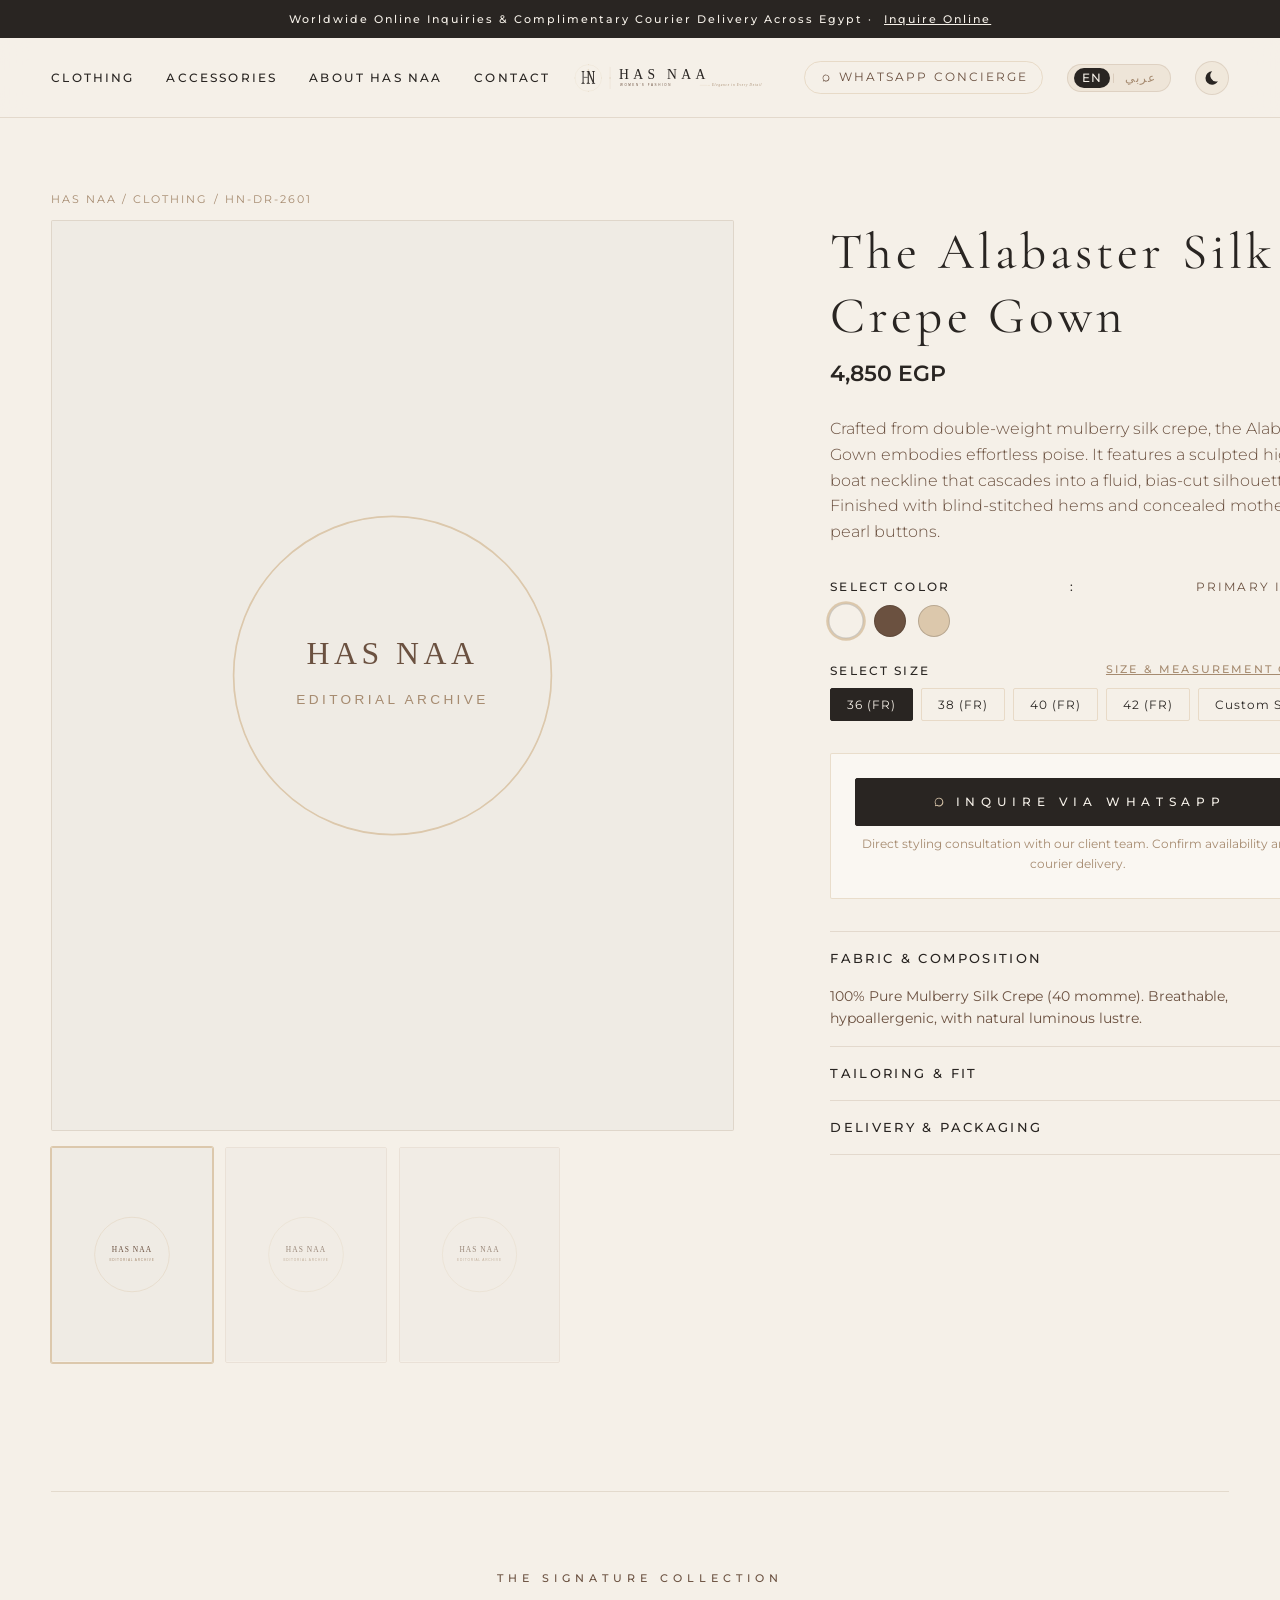
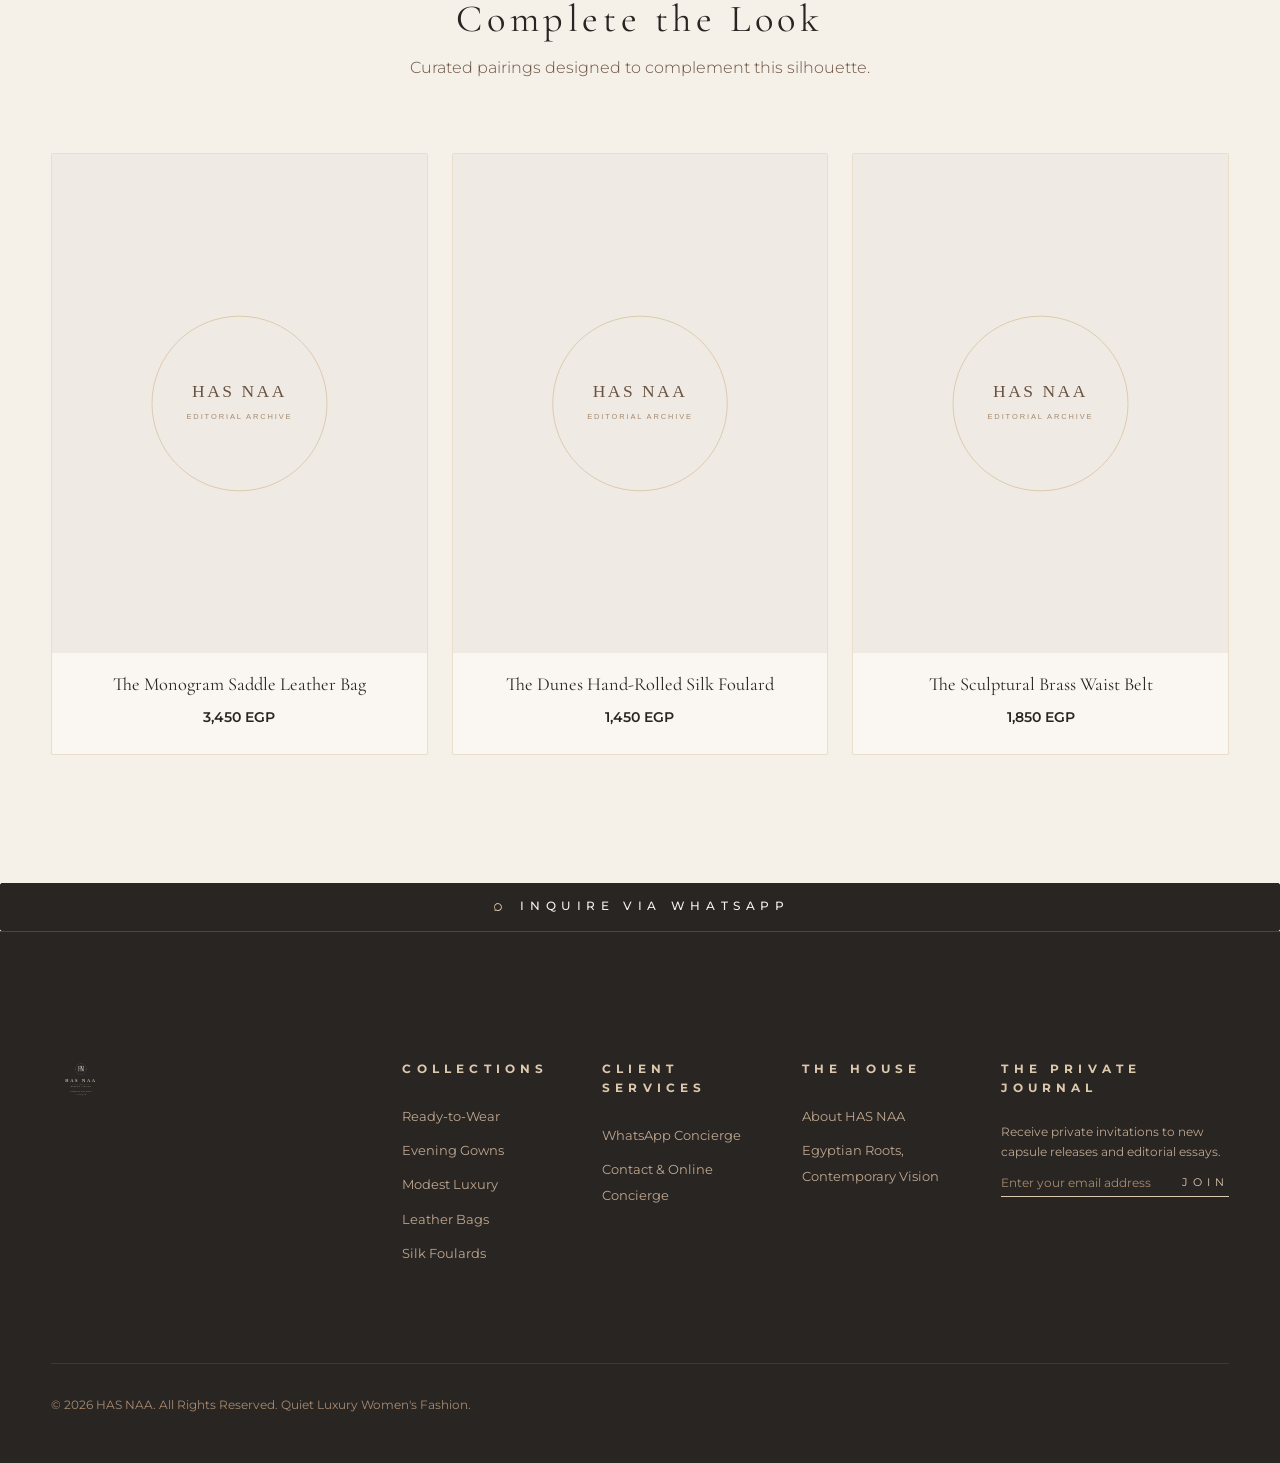
<file: product.html>
<!DOCTYPE html>
<html lang="en" dir="ltr">
<head>
  <meta charset="UTF-8">
  <meta name="viewport" content="width=device-width, initial-scale=1.0">
  <title>Product Details | HAS NAA</title>
  <meta name="description" content="View product details, fabric provenance, and inquire directly via WhatsApp with the HAS NAA styling team.">
  
  <!-- Favicon -->
  <link rel="icon" type="image/svg+xml" href="brand/logos/logo-mark.svg">
  
  <!-- Stylesheets -->
  <link rel="stylesheet" href="css/style.css">
  <link rel="stylesheet" href="css/responsive.css">
</head>
<body>

  <!-- Top Announcement Bar -->
  <aside class="hn-announcement">
    <div class="hn-container">
      <span data-i18n="announcement.text">Worldwide Online Inquiries & Complimentary Courier Delivery Across Egypt</span> &middot;
      <a href="contact.html" style="text-decoration: underline; margin-inline-start: 6px;" data-i18n="announcement.action">Inquire Online</a>
    </div>
  </aside>

  <!-- Navigation Header -->
  <header class="hn-header">
    <div class="hn-container hn-header-inner">
      <button class="hn-mobile-toggle" aria-label="Toggle Navigation Menu">
        <span></span>
        <span></span>
      </button>

      <nav class="hn-nav-links">
        <a href="clothing.html" class="hn-nav-item" data-i18n="nav.clothing">Clothing</a>
        <a href="accessories.html" class="hn-nav-item" data-i18n="nav.accessories">Accessories</a>
        <a href="about.html" class="hn-nav-item" data-i18n="nav.about">About HAS NAA</a>
        <a href="contact.html" class="hn-nav-item" data-i18n="nav.contact">Contact</a>
      </nav>

      <a href="index.html" class="hn-brand-logo" aria-label="HAS NAA Home">
        <img src="brand/logos/logo-primary.svg" alt="HAS NAA - WOMEN'S FASHION" />
      </a>

      <div class="hn-header-actions">
        <a href="https://wa.me/201000000000" target="_blank" rel="noopener" class="hn-concierge-pill">
          <svg viewBox="0 0 24 24"><path d="M12.031 6.172c-3.181 0-5.767 2.586-5.768 5.766-.001 1.298.38 2.27 1.019 3.287l-.711 2.598 2.664-.698c.969.586 1.761.882 2.796.882 3.183 0 5.769-2.587 5.77-5.766.001-3.181-2.585-5.769-5.77-5.769zm0 10.377c-.918 0-1.68-.27-2.484-.761l-.178-.106-1.579.414.421-1.54-.116-.184c-.546-.867-.834-1.554-.833-2.434.001-2.541 2.068-4.608 4.61-4.608 2.542 0 4.61 2.067 4.61 4.608-.001 2.541-2.068 4.61-4.61 4.61z"/></svg>
          <span data-i18n="nav.concierge">WhatsApp Concierge</span>
        </a>

        <div class="hn-lang-switcher" role="group" aria-label="Language Selector">
          <button type="button" class="hn-lang-btn active" data-lang="en">EN</button>
          <span class="hn-lang-divider">|</span>
          <button type="button" class="hn-lang-btn" data-lang="ar">عربي</button>
        </div>

        <button type="button" class="hn-theme-btn" aria-label="Toggle Theme" title="Toggle Light / Dark Mode">
          <svg viewBox="0 0 24 24"><path d="M12.3 2a10 10 0 0 0-.19 20 10 10 0 0 0 8.7-5.18A8.8 8.8 0 0 1 12.3 2z"/></svg>
        </button>
      </div>
    </div>
  </header>

  <!-- Mobile Drawer -->
  <div class="hn-mobile-drawer" role="dialog" aria-modal="true">
    <div class="hn-drawer-header">
      <img src="brand/logos/logo-primary.svg" alt="HAS NAA" style="height: 32px;" />
      <button class="hn-drawer-close" aria-label="Close menu">&times;</button>
    </div>
    <ul class="hn-drawer-links">
      <li><a href="clothing.html" class="hn-drawer-link"><span data-i18n="nav.clothing">Clothing</span><span class="num">01</span></a></li>
      <li><a href="accessories.html" class="hn-drawer-link"><span data-i18n="nav.accessories">Accessories</span><span class="num">02</span></a></li>
      <li><a href="about.html" class="hn-drawer-link"><span data-i18n="nav.about">About HAS NAA</span><span class="num">03</span></a></li>
      <li><a href="contact.html" class="hn-drawer-link"><span data-i18n="nav.contact">Contact</span><span class="num">04</span></a></li>
    </ul>
    <div class="hn-drawer-footer">
      <a href="https://wa.me/201000000000" target="_blank" rel="noopener" class="hn-btn hn-btn-whatsapp">
        <span data-i18n="nav.concierge">WhatsApp Concierge</span>
      </a>
    </div>
  </div>

  <!-- Product Details Main -->
  <main class="hn-product-salon">
    <div class="hn-container">
      
      <!-- Breadcrumb -->
      <nav class="hn-breadcrumb" aria-label="Breadcrumbs">
        <!-- Rendered via JS -->
      </nav>

      <!-- Asymmetric Salon Layout -->
      <div class="hn-product-layout">
        
        <!-- Left: Image Gallery -->
        <div class="hn-product-gallery">
          <div class="hn-gallery-main">
            <!-- Main image injected via JS -->
          </div>
          <div class="hn-gallery-thumbs">
            <!-- Thumbs injected via JS -->
          </div>
        </div>

        <!-- Right: Sticky Product Info -->
        <div class="hn-product-info">
          <h1 class="hn-product-title">Product Title</h1>
          <div class="hn-product-price">0 EGP</div>
          <p class="hn-product-desc">Product description...</p>

          <!-- Color Selector -->
          <div class="hn-selector-group">
            <div class="hn-selector-label">
              <span data-i18n="product.selectColor">Select Color</span>: 
              <span id="hn-selected-color-name" style="color: var(--hn-color-mocha); font-weight: 400;"></span>
            </div>
            <div class="hn-color-swatches">
              <!-- Swatches injected via JS -->
            </div>
          </div>

          <!-- Size Selector -->
          <div class="hn-selector-group">
            <div class="hn-selector-label">
              <span data-i18n="product.selectSize">Select Size</span>
              <a href="#" class="hn-size-guide-trigger" style="text-decoration: underline; font-size: 0.68rem; color: var(--hn-color-taupe);" data-i18n="product.sizeGuide">Size Guide</a>
            </div>
            <div class="hn-size-pills">
              <!-- Sizes injected via JS -->
            </div>
          </div>

          <!-- WhatsApp Inquiry Action Box -->
          <div class="hn-inquiry-box">
            <a href="#" target="_blank" rel="noopener" class="hn-btn hn-btn-whatsapp hn-wa-inquiry-link">
              <svg viewBox="0 0 24 24"><path d="M12.031 6.172c-3.181 0-5.767 2.586-5.768 5.766-.001 1.298.38 2.27 1.019 3.287l-.711 2.598 2.664-.698c.969.586 1.761.882 2.796.882 3.183 0 5.769-2.587 5.77-5.766.001-3.181-2.585-5.769-5.77-5.769zm0 10.377c-.918 0-1.68-.27-2.484-.761l-.178-.106-1.579.414.421-1.54-.116-.184c-.546-.867-.834-1.554-.833-2.434.001-2.541 2.068-4.608 4.61-4.608 2.542 0 4.61 2.067 4.61 4.608-.001 2.541-2.068 4.61-4.61 4.61z"/></svg>
              <span data-i18n="product.inquireWhatsApp">Inquire via WhatsApp</span>
            </a>
            <p data-i18n="product.inquiryHelp">Direct styling consultation with our client team. Confirm availability and courier delivery.</p>
          </div>

          <!-- Craftsmanship Accordions -->
          <div class="hn-accordion-group">
            <div class="hn-accordion open">
              <button type="button" class="hn-accordion-trigger">
                <span data-i18n="product.details.fabric">Fabric & Composition</span>
                <span class="icon">+</span>
              </button>
              <div class="hn-accordion-content" id="hn-acc-fabric-text">
                <!-- Fabric info injected via JS -->
              </div>
            </div>

            <div class="hn-accordion">
              <button type="button" class="hn-accordion-trigger">
                <span data-i18n="product.details.tailoring">Tailoring & Fit</span>
                <span class="icon">+</span>
              </button>
              <div class="hn-accordion-content" id="hn-acc-tailoring-text">
                <!-- Tailoring info injected via JS -->
              </div>
            </div>

            <div class="hn-accordion">
              <button type="button" class="hn-accordion-trigger">
                <span data-i18n="product.details.delivery">Delivery & Packaging</span>
                <span class="icon">+</span>
              </button>
              <div class="hn-accordion-content" data-i18n="product.details.deliveryText">
                Delivered in signature HAS NAA matte blind-debossed keepsake box with unbleached tissue wrapping. Fast courier delivery across all Egyptian governorates.
              </div>
            </div>
          </div>

        </div>

      </div>

      <!-- Curated Pairings (Complete the Look) -->
      <section style="margin-top: var(--hn-space-5xl); padding-top: var(--hn-space-3xl); border-top: 1px solid var(--hn-border-hairline);">
        <div class="hn-section-header">
          <span class="hn-kicker" data-i18n="home.capsule.kicker">STYLE EDIT</span>
          <h2 data-i18n="product.pairings.title">Complete the Look</h2>
          <p data-i18n="product.pairings.subtitle">Curated pairings designed to complement this silhouette.</p>
        </div>
        <div class="hn-catalog-grid hn-pairings-grid" style="grid-template-columns: repeat(auto-fit, minmax(260px, 1fr));">
          <!-- Injected via JS -->
        </div>
      </section>

    </div>
  </main>

  <!-- Sticky Mobile Inquiry Bar -->
  <div class="hn-mobile-sticky-inquiry">
    <a href="#" target="_blank" rel="noopener" class="hn-btn hn-btn-whatsapp hn-wa-sticky-link">
      <svg viewBox="0 0 24 24" style="width: 16px; height: 16px; fill: var(--hn-color-champagne); margin-inline-end: 6px;"><path d="M12.031 6.172c-3.181 0-5.767 2.586-5.768 5.766-.001 1.298.38 2.27 1.019 3.287l-.711 2.598 2.664-.698c.969.586 1.761.882 2.796.882 3.183 0 5.769-2.587 5.77-5.766.001-3.181-2.585-5.769-5.77-5.769zm0 10.377c-.918 0-1.68-.27-2.484-.761l-.178-.106-1.579.414.421-1.54-.116-.184c-.546-.867-.834-1.554-.833-2.434.001-2.541 2.068-4.608 4.61-4.608 2.542 0 4.61 2.067 4.61 4.608-.001 2.541-2.068 4.61-4.61 4.61z"/></svg>
      <span data-i18n="product.inquireWhatsApp">Inquire via WhatsApp</span>
    </a>
  </div>

  <!-- Size Guide Modal -->
  <div id="hn-size-guide-modal" class="hn-modal">
    <div class="hn-modal-card">
      <button type="button" class="hn-modal-close" aria-label="Close size guide">&times;</button>
      <div style="text-align: center; margin-bottom: var(--hn-space-lg);">
        <img src="brand/logos/logo-mark.svg" alt="HN" style="height: 40px; margin-inline: auto; margin-bottom: 8px;" />
        <h3 style="font-size: 1.4rem; font-family: var(--hn-font-editorial);" data-i18n="product.sizeGuide">Size & Measurement Guide</h3>
        <p style="font-size: 0.8rem; color: var(--hn-text-muted);">Standard French / Egyptian Haute-Couture Sizing (cm)</p>
      </div>

      <table class="hn-table">
        <thead>
          <tr>
            <th>Size (FR)</th>
            <th>Bust (cm)</th>
            <th>Waist (cm)</th>
            <th>Hips (cm)</th>
          </tr>
        </thead>
        <tbody>
          <tr><td>36</td><td>82 - 85</td><td>64 - 67</td><td>90 - 93</td></tr>
          <tr><td>38</td><td>86 - 89</td><td>68 - 71</td><td>94 - 97</td></tr>
          <tr><td>40</td><td>90 - 93</td><td>72 - 75</td><td>98 - 101</td></tr>
          <tr><td>42</td><td>94 - 98</td><td>76 - 80</td><td>102 - 106</td></tr>
          <tr><td>44</td><td>99 - 104</td><td>81 - 86</td><td>107 - 112</td></tr>
        </tbody>
      </table>

      <div style="margin-top: var(--hn-space-lg); padding: var(--hn-space-sm); background-color: var(--hn-color-ivory-light); font-size: 0.76rem; color: var(--hn-text-secondary); text-align: center; border-radius: var(--hn-radius-subtle);">
        For custom sizing inquiries, our team can tailor your piece to your exact personal measurements upon request via WhatsApp.
      </div>
    </div>
  </div>

  <!-- Master Footer -->
  <footer class="hn-footer">
    <div class="hn-container">
      <div class="hn-footer-grid">
        <div class="hn-footer-brand">
          <img src="brand/logos/logo-stacked-dark.svg" alt="HAS NAA" />
        </div>
        <div class="hn-footer-col">
          <h5 data-i18n="footer.collections">Collections</h5>
          <ul class="hn-footer-links">
            <li><a href="clothing.html" data-i18n="filter.readyToWear">Ready-to-Wear</a></li>
            <li><a href="clothing.html" data-i18n="filter.eveningGowns">Evening Gowns</a></li>
            <li><a href="clothing.html" data-i18n="filter.modestLuxury">Modest Luxury</a></li>
            <li><a href="accessories.html" data-i18n="filter.leatherBags">Leather Bags</a></li>
            <li><a href="accessories.html" data-i18n="filter.silkFoulards">Silk Foulards</a></li>
          </ul>
        </div>
        <div class="hn-footer-col">
          <h5 data-i18n="footer.clientServices">Client Services</h5>
          <ul class="hn-footer-links">
            <li><a href="https://wa.me/201000000000" target="_blank" rel="noopener" data-i18n="nav.concierge">WhatsApp Concierge</a></li>
            <li><a href="contact.html" data-i18n="contact.title">Contact Us</a></li>
          </ul>
        </div>
        <div class="hn-footer-col">
          <h5 data-i18n="footer.theHouse">The House</h5>
          <ul class="hn-footer-links">
            <li><a href="about.html" data-i18n="nav.about">About HAS NAA</a></li>
            <li><a href="about.html#heritage" data-i18n="about.heritage.title">Egyptian Heritage</a></li>
          </ul>
        </div>
        <div class="hn-footer-col">
          <h5 data-i18n="footer.newsletter.title">The Private Journal</h5>
          <p style="font-size: 0.78rem; color: var(--hn-color-taupe-light);" data-i18n="footer.newsletter.desc">Receive private invitations to new releases.</p>
          <form class="hn-newsletter-form">
            <input type="email" placeholder="Enter your email address" data-i18n-placeholder="footer.newsletter.placeholder" required />
            <button type="submit" data-i18n="footer.newsletter.button">Join</button>
          </form>
        </div>
      </div>
      <div class="hn-footer-bottom">
        <div>&copy; 2026 HAS NAA. <span data-i18n="footer.rights">All Rights Reserved. Quiet Luxury Women's Fashion.</span></div>
      </div>
    </div>
  </footer>

  <!-- Scripts -->
  <script src="js/products-data.js"></script>
  <script src="js/i18n.js"></script>
  <script src="js/main.js"></script>
  <script src="js/product-details.js"></script>
</body>
</html>
</file>
<file: css/style.css>
/**
 * HAS NAA | WOMEN'S FASHION
 * Master Luxury Stylesheet
 * Incorporates: brand/design-tokens.css & High-Fashion Editorial Aesthetics
 */

@import url('../brand/design-tokens.css');
@import url('https://fonts.googleapis.com/css2?family=Alexandria:wght@300;400;500;600&family=Amiri:ital,wght@0,400;0,700;1,400&family=Cormorant+Garamond:ital,wght@0,300;0,400;0,500;0,600;1,400;1,500&family=Montserrat:wght@300;400;500;600&display=swap');

/* ==========================================================
 * 1. RESET & FOUNDATIONS
 * ========================================================== */
*, *::before, *::after {
  box-sizing: border-box;
  margin: 0;
  padding: 0;
}

html {
  font-size: 16px;
  scroll-behavior: smooth;
  -webkit-font-smoothing: antialiased;
  -moz-osx-font-smoothing: grayscale;
}

body {
  background-color: var(--hn-bg-canvas);
  color: var(--hn-text-primary);
  font-family: var(--hn-font-sans);
  line-height: var(--hn-leading-body);
  overflow-x: hidden;
  transition: background-color var(--hn-duration-normal) ease, color var(--hn-duration-normal) ease;
}

::selection {
  background-color: var(--hn-color-champagne);
  color: var(--hn-color-charcoal);
}

a {
  color: inherit;
  text-decoration: none;
  transition: color var(--hn-duration-fast) ease, opacity var(--hn-duration-fast) ease;
}

button, input, select, textarea {
  font-family: inherit;
  font-size: inherit;
  color: inherit;
  background: transparent;
  border: none;
  outline: none;
}

button {
  cursor: pointer;
}

img {
  display: block;
  max-width: 100%;
  height: auto;
  object-fit: cover;
}

/* Container */
.hn-container {
  width: 100%;
  max-width: var(--hn-container-max);
  margin-inline: auto;
  padding-inline: var(--hn-container-gutter);
}

.hn-container-narrow {
  max-width: var(--hn-container-narrow);
}

/* ==========================================================
 * 2. GLOBAL EDITORIAL TYPOGRAPHY
 * ========================================================== */
h1, h2, h3, .hn-editorial-title {
  font-family: var(--hn-font-editorial);
  font-weight: var(--hn-weight-regular);
  line-height: var(--hn-leading-heading);
  letter-spacing: var(--hn-tracking-wide);
}

.hn-kicker {
  display: inline-block;
  font-family: var(--hn-font-sans);
  font-size: var(--hn-text-overline);
  font-weight: var(--hn-weight-medium);
  letter-spacing: var(--hn-tracking-ultra);
  text-transform: uppercase;
  color: var(--hn-color-mocha);
  margin-bottom: var(--hn-space-xs);
}

.hn-section-header {
  text-align: center;
  max-width: 680px;
  margin-inline: auto;
  margin-bottom: var(--hn-space-3xl);
}

.hn-section-header h2 {
  font-size: var(--hn-text-h1);
  margin-bottom: var(--hn-space-sm);
  letter-spacing: 0.12em;
}

.hn-section-header p {
  font-size: var(--hn-text-body);
  color: var(--hn-text-secondary);
  font-weight: var(--hn-weight-light);
}

/* ==========================================================
 * 3. BUTTONS & ACTIONS
 * ========================================================== */
.hn-btn {
  display: inline-flex;
  align-items: center;
  justify-content: center;
  gap: var(--hn-space-xs);
  height: var(--hn-btn-height);
  padding-inline: var(--hn-btn-padding-x);
  font-family: var(--hn-btn-font-family);
  font-size: var(--hn-btn-font-size);
  font-weight: var(--hn-btn-font-weight);
  letter-spacing: var(--hn-btn-letter-spacing);
  text-transform: var(--hn-btn-text-transform);
  border-radius: var(--hn-radius-subtle);
  transition: all var(--hn-duration-normal) var(--hn-ease-luxury);
  white-space: nowrap;
}

.hn-btn-primary {
  background-color: var(--hn-btn-primary-bg);
  color: var(--hn-btn-primary-text);
  border: 1px solid var(--hn-btn-primary-border);
}

.hn-btn-primary:hover {
  background-color: var(--hn-btn-primary-hover-bg);
  border-color: var(--hn-btn-primary-hover-border);
  transform: translateY(-1px);
  box-shadow: var(--hn-shadow-subtle);
}

.hn-btn-secondary {
  background-color: transparent;
  color: var(--hn-btn-secondary-text);
  border: 1px solid var(--hn-btn-secondary-border);
}

.hn-btn-secondary:hover {
  background-color: var(--hn-btn-secondary-hover-bg);
  color: var(--hn-btn-secondary-hover-text);
}

.hn-btn-whatsapp {
  background-color: var(--hn-color-charcoal);
  color: var(--hn-color-ivory);
  border: 1px solid var(--hn-color-charcoal);
  width: 100%;
}

.hn-btn-whatsapp svg {
  width: 18px;
  height: 18px;
  fill: var(--hn-color-champagne);
  transition: transform var(--hn-duration-fast) ease;
}

.hn-btn-whatsapp:hover {
  background-color: var(--hn-color-mocha);
  border-color: var(--hn-color-mocha);
}

.hn-btn-whatsapp:hover svg {
  transform: scale(1.15);
}

.hn-link-arrow {
  display: inline-flex;
  align-items: center;
  gap: 8px;
  font-size: 0.78rem;
  letter-spacing: var(--hn-tracking-ultra);
  text-transform: uppercase;
  font-weight: var(--hn-weight-medium);
  color: var(--hn-text-primary);
  position: relative;
  padding-bottom: 4px;
}

.hn-link-arrow::after {
  content: '';
  position: absolute;
  bottom: 0;
  left: 0;
  width: 100%;
  height: 1px;
  background-color: var(--hn-color-champagne);
  transform: scaleX(0.4);
  transform-origin: left;
  transition: transform var(--hn-duration-normal) var(--hn-ease-luxury);
}

.hn-link-arrow:hover::after {
  transform: scaleX(1);
}

/* ==========================================================
 * 4. HEADER & GLOBAL NAVIGATION
 * ========================================================== */
.hn-announcement {
  background-color: var(--hn-color-charcoal);
  color: var(--hn-color-ivory);
  height: 38px;
  display: flex;
  align-items: center;
  justify-content: center;
  padding-inline: var(--hn-space-md);
  font-size: 0.70rem;
  font-weight: var(--hn-weight-medium);
  letter-spacing: var(--hn-tracking-wider);
  text-align: center;
  position: relative;
  z-index: 101;
}

.hn-header {
  position: sticky;
  top: 0;
  width: 100%;
  height: var(--hn-nav-height);
  background-color: var(--hn-nav-bg);
  backdrop-filter: var(--hn-nav-backdrop-filter);
  -webkit-backdrop-filter: var(--hn-nav-backdrop-filter);
  border-bottom: 1px solid var(--hn-border-hairline);
  z-index: 100;
  transition: height var(--hn-duration-normal) var(--hn-ease-luxury), background-color var(--hn-duration-normal) ease;
}

.hn-header.scrolled {
  height: var(--hn-nav-height-scrolled);
  box-shadow: var(--hn-shadow-subtle);
}

.hn-header-inner {
  height: 100%;
  display: flex;
  align-items: center;
  justify-content: space-between;
}

/* Nav Links */
.hn-nav-links {
  display: flex;
  align-items: center;
  gap: var(--hn-space-xl);
}

.hn-nav-item {
  font-size: 0.75rem;
  font-weight: var(--hn-weight-medium);
  letter-spacing: var(--hn-nav-link-spacing);
  text-transform: uppercase;
  color: var(--hn-nav-link-color);
  position: relative;
  padding-block: var(--hn-space-xs);
}

.hn-nav-item::after {
  content: '';
  position: absolute;
  bottom: 0;
  inset-inline-start: 50%;
  transform: translateX(-50%) scaleX(0);
  width: 100%;
  height: 1px;
  background-color: var(--hn-color-champagne);
  transition: transform var(--hn-duration-fast) var(--hn-ease-luxury);
}

.hn-nav-item:hover::after,
.hn-nav-item.active::after {
  transform: translateX(-50%) scaleX(1);
}

/* Brand Wordmark */
.hn-brand-logo {
  display: flex;
  align-items: center;
  justify-content: center;
}

.hn-brand-logo img {
  height: 42px;
  width: auto;
  transition: transform var(--hn-duration-fast) ease;
}

.hn-brand-logo:hover img {
  transform: scale(1.02);
}

/* Header Right Actions */
.hn-header-actions {
  display: flex;
  align-items: center;
  gap: var(--hn-space-lg);
}

.hn-concierge-pill {
  display: inline-flex;
  align-items: center;
  gap: 6px;
  font-size: 0.72rem;
  letter-spacing: var(--hn-tracking-wider);
  text-transform: uppercase;
  padding: 6px 14px;
  border: 1px solid var(--hn-border-subtle);
  border-radius: var(--hn-radius-full);
  color: var(--hn-color-mocha);
  transition: all var(--hn-duration-fast) ease;
}

.hn-concierge-pill svg {
  width: 14px;
  height: 14px;
  fill: var(--hn-color-mocha);
}

.hn-concierge-pill:hover {
  background-color: var(--hn-color-charcoal);
  color: var(--hn-color-ivory);
  border-color: var(--hn-color-charcoal);
}

.hn-concierge-pill:hover svg {
  fill: var(--hn-color-champagne);
}

/* Language Switcher */
.hn-lang-switcher {
  display: inline-flex;
  align-items: center;
  background-color: rgba(220, 200, 172, 0.25);
  padding: 3px 6px;
  border-radius: var(--hn-radius-full);
  border: 1px solid var(--hn-border-hairline);
}

.hn-lang-btn {
  font-size: 0.72rem;
  font-weight: var(--hn-weight-medium);
  letter-spacing: 0.08em;
  padding: 3px 8px;
  border-radius: var(--hn-radius-full);
  color: var(--hn-text-muted);
  transition: all var(--hn-duration-fast) ease;
}

.hn-lang-btn.active {
  background-color: var(--hn-color-charcoal);
  color: var(--hn-color-ivory);
}

.hn-lang-divider {
  font-size: 0.65rem;
  color: var(--hn-color-taupe);
  opacity: 0.4;
  margin-inline: 2px;
}

/* Hamburger for Mobile */
.hn-mobile-toggle {
  display: none;
  flex-direction: column;
  justify-content: center;
  gap: 5px;
  width: 32px;
  height: 32px;
}

.hn-mobile-toggle span {
  display: block;
  width: 22px;
  height: 1.5px;
  background-color: var(--hn-color-charcoal);
  transition: all var(--hn-duration-fast) ease;
}

/* ==========================================================
 * 5. HERO MODULE
 * ========================================================== */
.hn-hero {
  position: relative;
  min-height: calc(100vh - var(--hn-nav-height) - 38px);
  display: flex;
  align-items: center;
  justify-content: center;
  text-align: center;
  background-color: var(--hn-color-charcoal);
  overflow: hidden;
}

.hn-hero-bg {
  position: absolute;
  inset: 0;
  width: 100%;
  height: 100%;
  object-fit: cover;
  opacity: 0.75;
  filter: brightness(0.92);
  transform: scale(1.03);
  transition: transform 12s cubic-bezier(0.1, 1, 0.1, 1);
}

.hn-hero:hover .hn-hero-bg {
  transform: scale(1.07);
}

.hn-hero-overlay {
  position: absolute;
  inset: 0;
  background: linear-gradient(180deg, rgba(41, 37, 34, 0.25) 0%, rgba(41, 37, 34, 0.65) 100%);
}

.hn-hero-content {
  position: relative;
  z-index: 2;
  max-width: 860px;
  padding-block: var(--hn-space-4xl);
}

.hn-hero-content .hn-kicker {
  color: var(--hn-color-champagne);
  margin-bottom: var(--hn-space-md);
}

.hn-hero-title {
  font-size: var(--hn-text-display-1);
  color: var(--hn-color-ivory);
  letter-spacing: 0.14em;
  margin-bottom: var(--hn-space-lg);
  text-shadow: 0 2px 12px rgba(0, 0, 0, 0.25);
}

.hn-hero-subtitle {
  font-size: var(--hn-text-body-lg);
  color: var(--hn-color-ivory-light);
  font-weight: var(--hn-weight-light);
  line-height: var(--hn-leading-snug);
  max-width: 620px;
  margin-inline: auto;
  margin-bottom: var(--hn-space-2xl);
  opacity: 0.95;
}

.hn-hero-actions {
  display: flex;
  align-items: center;
  justify-content: center;
  gap: var(--hn-space-md);
  flex-wrap: wrap;
}

.hn-hero .hn-btn-secondary {
  border-color: var(--hn-color-champagne);
  color: var(--hn-color-ivory);
}

.hn-hero .hn-btn-secondary:hover {
  background-color: var(--hn-color-champagne);
  color: var(--hn-color-charcoal);
}

/* ==========================================================
 * 6. PRODUCT CARD & CATALOG GRID
 * ========================================================== */
.hn-catalog-grid {
  display: grid;
  grid-template-columns: repeat(4, 1fr);
  gap: var(--hn-space-xl) var(--hn-space-lg);
}

.hn-catalog-grid.editorial-view {
  grid-template-columns: repeat(2, 1fr);
  gap: var(--hn-space-3xl) var(--hn-space-xl);
}

.hn-card {
  position: relative;
  background-color: var(--hn-card-bg);
  border: 1px solid var(--hn-card-border);
  border-radius: var(--hn-card-radius);
  overflow: hidden;
  transition: transform var(--hn-duration-normal) var(--hn-ease-luxury), box-shadow var(--hn-duration-normal) ease;
}

.hn-card:hover {
  transform: translateY(-4px);
  box-shadow: var(--hn-shadow-card);
}

.hn-card-media {
  position: relative;
  aspect-ratio: var(--hn-card-aspect-ratio);
  background-color: #EFEBE4;
  overflow: hidden;
}

.hn-card-img {
  width: 100%;
  height: 100%;
  object-fit: cover;
  transition: transform var(--hn-duration-slow) var(--hn-ease-luxury), opacity var(--hn-duration-normal) ease;
}

.hn-card-img.hover {
  position: absolute;
  inset: 0;
  opacity: 0;
}

.hn-card:hover .hn-card-img.primary {
  opacity: 0;
}

.hn-card:hover .hn-card-img.hover {
  opacity: 1;
  transform: scale(var(--hn-card-hover-scale));
}

.hn-badge {
  position: absolute;
  top: 12px;
  inset-inline-start: 12px;
  background-color: var(--hn-color-ivory);
  color: var(--hn-color-mocha);
  border: 1px solid var(--hn-border-subtle);
  font-size: 0.62rem;
  font-weight: var(--hn-weight-semibold);
  letter-spacing: var(--hn-tracking-wider);
  text-transform: uppercase;
  padding: 4px 10px;
  border-radius: var(--hn-radius-subtle);
  z-index: 2;
}

.hn-card-details {
  padding: var(--hn-space-md);
  text-align: center;
}

.hn-card-category {
  display: block;
  font-size: 0.65rem;
  letter-spacing: var(--hn-tracking-ultra);
  text-transform: uppercase;
  color: var(--hn-color-taupe);
  margin-bottom: 4px;
}

.hn-card-title {
  font-size: 1.15rem;
  color: var(--hn-text-primary);
  margin-bottom: 6px;
  font-family: var(--hn-font-editorial);
  font-weight: var(--hn-weight-regular);
}

.hn-card-price {
  display: block;
  font-size: 0.90rem;
  font-weight: var(--hn-weight-semibold);
  color: var(--hn-color-charcoal);
  margin-bottom: var(--hn-space-xs);
}

.hn-card-swatches {
  display: flex;
  align-items: center;
  justify-content: center;
  gap: 6px;
  margin-top: 6px;
}

.hn-swatch-dot {
  width: 9px;
  height: 9px;
  border-radius: 50%;
  border: 1px solid rgba(41, 37, 34, 0.15);
}

/* ==========================================================
 * 7. FILTER & SORT TOOLBAR
 * ========================================================== */
.hn-filter-bar {
  display: flex;
  align-items: center;
  justify-content: space-between;
  padding-block: var(--hn-space-lg);
  margin-bottom: var(--hn-space-2xl);
  border-block: 1px solid var(--hn-border-hairline);
  flex-wrap: wrap;
  gap: var(--hn-space-md);
}

.hn-filter-tabs {
  display: flex;
  align-items: center;
  gap: var(--hn-space-xs);
  flex-wrap: wrap;
}

.hn-filter-tab {
  font-size: 0.72rem;
  letter-spacing: var(--hn-tracking-wider);
  text-transform: uppercase;
  padding: 7px 16px;
  border: 1px solid var(--hn-border-subtle);
  border-radius: var(--hn-radius-full);
  color: var(--hn-text-secondary);
  transition: all var(--hn-duration-fast) ease;
}

.hn-filter-tab.active,
.hn-filter-tab:hover {
  background-color: var(--hn-color-charcoal);
  color: var(--hn-color-ivory);
  border-color: var(--hn-color-charcoal);
}

.hn-filter-actions {
  display: flex;
  align-items: center;
  gap: var(--hn-space-md);
}

.hn-sort-select {
  font-size: 0.72rem;
  letter-spacing: var(--hn-tracking-wider);
  text-transform: uppercase;
  padding: 7px 14px;
  border: 1px solid var(--hn-border-subtle);
  border-radius: var(--hn-radius-subtle);
  background-color: var(--hn-color-ivory-light);
  color: var(--hn-text-primary);
  cursor: pointer;
}

/* ==========================================================
 * 8. PRODUCT DETAILS SALON (`/product.html`)
 * ========================================================== */
.hn-product-salon {
  padding-block: var(--hn-space-3xl) var(--hn-space-5xl);
}

.hn-product-layout {
  display: grid;
  grid-template-columns: 58% 42%;
  gap: var(--hn-space-4xl);
  align-items: start;
}

/* Gallery Column */
.hn-product-gallery {
  display: flex;
  flex-direction: column;
  gap: var(--hn-space-md);
}

.hn-gallery-main {
  position: relative;
  aspect-ratio: 3 / 4;
  background-color: #EFEBE4;
  border-radius: var(--hn-radius-subtle);
  overflow: hidden;
  border: 1px solid var(--hn-border-hairline);
}

.hn-gallery-main img {
  width: 100%;
  height: 100%;
  object-fit: cover;
}

.hn-gallery-thumbs {
  display: grid;
  grid-template-columns: repeat(4, 1fr);
  gap: var(--hn-space-sm);
}

.hn-thumb {
  aspect-ratio: 3 / 4;
  border-radius: var(--hn-radius-subtle);
  overflow: hidden;
  border: 1px solid var(--hn-border-hairline);
  cursor: pointer;
  opacity: 0.65;
  transition: all var(--hn-duration-fast) ease;
}

.hn-thumb.active,
.hn-thumb:hover {
  opacity: 1;
  border-color: var(--hn-color-champagne);
  box-shadow: 0 0 0 1px var(--hn-color-champagne);
}

/* Info Column */
.hn-product-info {
  position: sticky;
  top: 104px;
}

.hn-breadcrumb {
  font-size: 0.70rem;
  letter-spacing: var(--hn-tracking-wider);
  text-transform: uppercase;
  color: var(--hn-color-taupe);
  margin-bottom: var(--hn-space-sm);
}

.hn-product-title {
  font-size: var(--hn-text-display-2);
  margin-bottom: var(--hn-space-xs);
  letter-spacing: 0.08em;
}

.hn-product-price {
  font-size: 1.35rem;
  font-weight: var(--hn-weight-semibold);
  color: var(--hn-color-charcoal);
  margin-bottom: var(--hn-space-lg);
}

.hn-product-desc {
  font-size: var(--hn-text-body);
  color: var(--hn-text-secondary);
  font-weight: var(--hn-weight-light);
  line-height: var(--hn-leading-body);
  margin-bottom: var(--hn-space-xl);
}

/* Selectors */
.hn-selector-group {
  margin-bottom: var(--hn-space-lg);
}

.hn-selector-label {
  display: flex;
  justify-content: space-between;
  align-items: center;
  font-size: 0.75rem;
  letter-spacing: var(--hn-tracking-wider);
  text-transform: uppercase;
  font-weight: var(--hn-weight-medium);
  margin-bottom: var(--hn-space-xs);
}

.hn-color-swatches {
  display: flex;
  gap: var(--hn-space-sm);
}

.hn-color-btn {
  width: 32px;
  height: 32px;
  border-radius: 50%;
  border: 1px solid rgba(41, 37, 34, 0.2);
  position: relative;
  transition: transform var(--hn-duration-fast) ease;
}

.hn-color-btn.active {
  box-shadow: 0 0 0 2px var(--hn-color-champagne);
  transform: scale(1.1);
}

.hn-size-pills {
  display: flex;
  gap: var(--hn-space-xs);
  flex-wrap: wrap;
}

.hn-size-btn {
  padding: 8px 16px;
  border: 1px solid var(--hn-border-subtle);
  border-radius: var(--hn-radius-subtle);
  font-size: 0.78rem;
  letter-spacing: 0.08em;
  transition: all var(--hn-duration-fast) ease;
}

.hn-size-btn.active,
.hn-size-btn:hover {
  background-color: var(--hn-color-charcoal);
  color: var(--hn-color-ivory);
  border-color: var(--hn-color-charcoal);
}

/* WhatsApp CTA */
.hn-inquiry-box {
  margin-block: var(--hn-space-xl);
  padding: var(--hn-space-lg);
  background-color: var(--hn-color-ivory-light);
  border: 1px solid var(--hn-border-subtle);
  border-radius: var(--hn-radius-subtle);
}

.hn-inquiry-box p {
  font-size: 0.75rem;
  color: var(--hn-color-taupe);
  margin-top: var(--hn-space-xs);
  text-align: center;
}

/* Accordions */
.hn-accordion-group {
  border-top: 1px solid var(--hn-border-hairline);
}

.hn-accordion {
  border-bottom: 1px solid var(--hn-border-hairline);
}

.hn-accordion-trigger {
  width: 100%;
  display: flex;
  justify-content: space-between;
  align-items: center;
  padding-block: var(--hn-space-md);
  font-size: 0.82rem;
  letter-spacing: var(--hn-tracking-wider);
  text-transform: uppercase;
  font-weight: var(--hn-weight-medium);
  text-align: start;
}

.hn-accordion-trigger span.icon {
  font-size: 1.1rem;
  transition: transform var(--hn-duration-fast) ease;
}

.hn-accordion.open .hn-accordion-trigger span.icon {
  transform: rotate(45deg);
}

.hn-accordion-content {
  display: none;
  padding-bottom: var(--hn-space-md);
  font-size: var(--hn-text-body-sm);
  color: var(--hn-text-secondary);
  line-height: var(--hn-leading-body);
}

.hn-accordion.open .hn-accordion-content {
  display: block;
}

/* ==========================================================
 * 9. EDITORIAL SECTIONS (ABOUT & STORY)
 * ========================================================== */
.hn-story-contrast {
  background-color: var(--hn-color-charcoal);
  color: var(--hn-color-ivory);
  padding-block: var(--hn-space-5xl);
  text-align: center;
}

.hn-story-contrast .hn-kicker {
  color: var(--hn-color-champagne);
}

.hn-story-contrast h2 {
  font-size: var(--hn-text-h1);
  color: var(--hn-color-ivory);
  max-width: 820px;
  margin-inline: auto;
  margin-bottom: var(--hn-space-lg);
}

.hn-story-contrast p {
  font-size: var(--hn-text-body-lg);
  color: var(--hn-color-ivory-light);
  max-width: 680px;
  margin-inline: auto;
  margin-bottom: var(--hn-space-2xl);
  font-weight: var(--hn-weight-light);
  opacity: 0.9;
}

.hn-services-grid {
  display: grid;
  grid-template-columns: repeat(3, 1fr);
  gap: var(--hn-space-xl);
  margin-top: var(--hn-space-2xl);
}

.hn-service-card {
  padding: var(--hn-space-xl);
  background-color: var(--hn-color-ivory-light);
  border: 1px solid var(--hn-border-subtle);
  border-radius: var(--hn-radius-subtle);
  text-align: center;
}

.hn-service-card h4 {
  font-size: 1.05rem;
  font-family: var(--hn-font-editorial);
  margin-bottom: var(--hn-space-xs);
}

.hn-service-card p {
  font-size: var(--hn-text-body-sm);
  color: var(--hn-text-secondary);
}

/* ==========================================================
 * 10. CONTACT & CONCIERGE PAGE
 * ========================================================== */
.hn-contact-layout {
  display: grid;
  grid-template-columns: 45% 55%;
  gap: var(--hn-space-4xl);
  padding-block: var(--hn-space-3xl) var(--hn-space-5xl);
}

.hn-channel-item {
  padding: var(--hn-space-lg);
  background-color: var(--hn-color-ivory-light);
  border: 1px solid var(--hn-border-subtle);
  border-radius: var(--hn-radius-subtle);
  margin-bottom: var(--hn-space-md);
}

.hn-channel-item h4 {
  font-family: var(--hn-font-editorial);
  font-size: 1.1rem;
  margin-bottom: 4px;
}

.hn-channel-item p {
  font-size: var(--hn-text-body-sm);
  color: var(--hn-text-secondary);
}

.hn-form-group {
  margin-bottom: var(--hn-space-lg);
}

.hn-form-label {
  display: block;
  font-size: 0.72rem;
  letter-spacing: var(--hn-tracking-wider);
  text-transform: uppercase;
  color: var(--hn-color-mocha);
  margin-bottom: 6px;
}

.hn-form-input, .hn-form-textarea, .hn-form-select {
  width: 100%;
  padding: 12px 14px;
  background-color: var(--hn-color-ivory-light);
  border: 1px solid var(--hn-border-strong);
  border-radius: var(--hn-radius-subtle);
  color: var(--hn-text-primary);
  transition: border-color var(--hn-duration-fast) ease;
}

.hn-form-input:focus, .hn-form-textarea:focus, .hn-form-select:focus {
  border-color: var(--hn-color-charcoal);
  background-color: #FFFFFF;
}

/* ==========================================================
 * 11. FOOTER
 * ========================================================== */
.hn-footer {
  background-color: var(--hn-color-charcoal);
  color: var(--hn-color-ivory);
  padding-top: var(--hn-space-5xl);
  padding-bottom: var(--hn-space-2xl);
  border-top: 1px solid rgba(220, 200, 172, 0.2);
}

.hn-footer-grid {
  display: grid;
  grid-template-columns: 2fr 1fr 1fr 1fr 1.5fr;
  gap: var(--hn-space-2xl);
  margin-bottom: var(--hn-space-4xl);
}

.hn-footer-brand img {
  height: 48px;
  width: auto;
  margin-bottom: var(--hn-space-sm);
}

.hn-footer-slogan {
  font-family: var(--hn-font-editorial);
  font-style: italic;
  font-size: 0.95rem;
  color: var(--hn-color-champagne);
  margin-bottom: var(--hn-space-xs);
}

.hn-footer-arabic {
  font-family: var(--hn-font-arabic-display);
  font-size: 0.85rem;
  color: var(--hn-color-taupe-light);
}

.hn-footer-col h5 {
  font-size: 0.72rem;
  letter-spacing: var(--hn-tracking-ultra);
  text-transform: uppercase;
  color: var(--hn-color-champagne);
  margin-bottom: var(--hn-space-lg);
}

.hn-footer-links {
  list-style: none;
  display: flex;
  flex-direction: column;
  gap: var(--hn-space-xs);
}

.hn-footer-links a {
  font-size: 0.82rem;
  color: var(--hn-color-taupe-light);
}

.hn-footer-links a:hover {
  color: var(--hn-color-ivory);
  padding-inline-start: 4px;
}

.hn-newsletter-form {
  display: flex;
  border-bottom: 1px solid var(--hn-color-champagne);
  padding-bottom: 6px;
  margin-top: var(--hn-space-sm);
}

.hn-newsletter-form input {
  flex: 1;
  font-size: 0.78rem;
  color: var(--hn-color-ivory);
}

.hn-newsletter-form input::placeholder {
  color: var(--hn-color-taupe);
}

.hn-newsletter-form button {
  font-size: 0.70rem;
  letter-spacing: var(--hn-tracking-ultra);
  text-transform: uppercase;
  color: var(--hn-color-champagne);
}

.hn-footer-bottom {
  display: flex;
  align-items: center;
  justify-content: space-between;
  padding-top: var(--hn-space-xl);
  border-top: 1px solid rgba(220, 200, 172, 0.12);
  font-size: 0.72rem;
  color: var(--hn-color-taupe);
  flex-wrap: wrap;
  gap: var(--hn-space-md);
}


/* ==========================================================
 * 12. LUXURY MODAL (SIZE GUIDE)
 * ========================================================== */
.hn-modal {
  position: fixed;
  inset: 0;
  background-color: rgba(41, 37, 34, 0.65);
  backdrop-filter: blur(8px);
  -webkit-backdrop-filter: blur(8px);
  z-index: 1000;
  display: flex;
  align-items: center;
  justify-content: center;
  padding: var(--hn-space-md);
  opacity: 0;
  visibility: hidden;
  transition: all var(--hn-duration-normal) var(--hn-ease-luxury);
}

.hn-modal.open {
  opacity: 1;
  visibility: visible;
}

.hn-modal-card {
  background-color: var(--hn-color-ivory);
  border: 1px solid var(--hn-border-subtle);
  border-radius: var(--hn-radius-subtle);
  max-width: 620px;
  width: 100%;
  padding: var(--hn-space-2xl);
  position: relative;
  max-height: 90vh;
  overflow-y: auto;
  box-shadow: var(--hn-shadow-flyout);
  animation: modalScaleUp 320ms var(--hn-ease-luxury);
}

@keyframes modalScaleUp {
  from { transform: scale(0.96); opacity: 0; }
  to { transform: scale(1); opacity: 1; }
}

.hn-modal-close {
  position: absolute;
  top: 16px;
  inset-inline-end: 16px;
  font-size: 1.4rem;
  width: 36px;
  height: 36px;
  display: flex;
  align-items: center;
  justify-content: center;
  color: var(--hn-color-charcoal);
  cursor: pointer;
  border-radius: 50%;
  transition: background-color var(--hn-duration-fast) ease;
}

.hn-modal-close:hover {
  background-color: var(--hn-color-ivory-dark);
}

.hn-table {
  width: 100%;
  border-collapse: collapse;
  margin-top: var(--hn-space-md);
  font-size: 0.82rem;
}

.hn-table th, .hn-table td {
  padding: 10px 14px;
  border-bottom: 1px solid var(--hn-border-hairline);
  text-align: start;
}

.hn-table th {
  font-weight: var(--hn-weight-medium);
  color: var(--hn-color-mocha);
  text-transform: uppercase;
  letter-spacing: var(--hn-tracking-wider);
  font-size: 0.72rem;
}


/* ==========================================================
 * 13. NOCTURNE LUXURY (DARK THEME) REFINEMENTS
 * ========================================================== */
[data-theme="dark"] {
  color-scheme: dark;
}

[data-theme="dark"] .hn-header {
  background-color: rgba(30, 27, 25, 0.94);
  border-bottom-color: rgba(220, 200, 172, 0.16);
}

[data-theme="dark"] .hn-header-actions .hn-concierge-pill {
  color: var(--hn-color-champagne);
  border-color: rgba(220, 200, 172, 0.35);
}

[data-theme="dark"] .hn-header-actions .hn-concierge-pill svg {
  fill: var(--hn-color-champagne);
}

[data-theme="dark"] .hn-header-actions .hn-concierge-pill:hover {
  background-color: var(--hn-color-champagne);
  color: var(--hn-color-charcoal);
}

[data-theme="dark"] .hn-header-actions .hn-concierge-pill:hover svg {
  fill: var(--hn-color-charcoal);
}

[data-theme="dark"] .hn-lang-switcher {
  background-color: rgba(220, 200, 172, 0.12);
  border-color: rgba(220, 200, 172, 0.22);
}

[data-theme="dark"] .hn-lang-btn.active {
  background-color: var(--hn-color-champagne);
  color: var(--hn-color-charcoal);
}

[data-theme="dark"] .hn-mobile-toggle span {
  background-color: var(--hn-color-ivory);
}

[data-theme="dark"] .hn-card {
  background-color: #24201E;
  border-color: rgba(220, 200, 172, 0.18);
}

[data-theme="dark"] .hn-card-title {
  color: var(--hn-color-ivory);
}

[data-theme="dark"] .hn-card-price {
  color: var(--hn-color-champagne);
}

[data-theme="dark"] .hn-badge {
  background-color: #1E1B19;
  color: var(--hn-color-champagne);
  border-color: rgba(220, 200, 172, 0.3);
}

[data-theme="dark"] .hn-inquiry-box,
[data-theme="dark"] .hn-service-card,
[data-theme="dark"] .hn-channel-item,
[data-theme="dark"] .hn-modal-card {
  background-color: #24201E;
  border-color: rgba(220, 200, 172, 0.2);
  color: var(--hn-color-ivory);
}

[data-theme="dark"] .hn-form-input,
[data-theme="dark"] .hn-form-textarea,
[data-theme="dark"] .hn-form-select,
[data-theme="dark"] .hn-sort-select {
  background-color: #2D2825;
  border-color: rgba(220, 200, 172, 0.3);
  color: var(--hn-color-ivory);
}

[data-theme="dark"] .hn-form-input:focus,
[data-theme="dark"] .hn-form-textarea:focus,
[data-theme="dark"] .hn-form-select:focus {
  border-color: var(--hn-color-champagne);
  background-color: #332E2A;
}

[data-theme="dark"] .hn-filter-tab {
  border-color: rgba(220, 200, 172, 0.25);
  color: var(--hn-color-taupe-light);
}

[data-theme="dark"] .hn-filter-tab.active,
[data-theme="dark"] .hn-filter-tab:hover {
  background-color: var(--hn-color-champagne);
  color: var(--hn-color-charcoal);
  border-color: var(--hn-color-champagne);
}

[data-theme="dark"] .hn-mobile-drawer {
  background-color: #1E1B19;
}

[data-theme="dark"] .hn-drawer-link {
  color: var(--hn-color-ivory);
}

[data-theme="dark"] .hn-drawer-close {
  color: var(--hn-color-ivory);
}

[data-theme="dark"] .hn-mobile-sticky-inquiry {
  background-color: #1E1B19;
  border-top-color: rgba(220, 200, 172, 0.18);
}

[data-theme="dark"] .hn-size-btn {
  border-color: rgba(220, 200, 172, 0.25);
  color: var(--hn-color-ivory);
}

[data-theme="dark"] .hn-size-btn.active,
[data-theme="dark"] .hn-size-btn:hover {
  background-color: var(--hn-color-champagne);
  color: var(--hn-color-charcoal);
  border-color: var(--hn-color-champagne);
}

/* Theme Toggle Button */
.hn-theme-btn {
  display: inline-flex;
  align-items: center;
  justify-content: center;
  width: 34px;
  height: 34px;
  border-radius: 50%;
  border: 1px solid var(--hn-border-hairline);
  background-color: rgba(220, 200, 172, 0.2);
  color: var(--hn-color-charcoal);
  transition: all var(--hn-duration-fast) ease;
  cursor: pointer;
}

[data-theme="dark"] .hn-theme-btn {
  color: var(--hn-color-champagne);
  background-color: rgba(220, 200, 172, 0.12);
  border-color: rgba(220, 200, 172, 0.28);
}

.hn-theme-btn:hover {
  transform: rotate(20deg) scale(1.08);
}

.hn-theme-btn svg {
  width: 16px;
  height: 16px;
  fill: currentColor;
}
</file>
<file: css/responsive.css>
/**
 * HAS NAA | WOMEN'S FASHION
 * Responsive & RTL Stylesheet
 * Handles Mobile Breakpoints (375px - 1024px) & Full Arabic RTL Mirroring
 */

/* ==========================================================
 * 1. ARABIC (RTL) TYPOGRAPHIC & LAYOUT OVERRIDES
 * ========================================================== */
[dir="rtl"], html[lang="ar"] {
  font-family: var(--hn-font-arabic-body), -apple-system, BlinkMacSystemFont, Tahoma, sans-serif;
  line-height: 1.8;
}

[dir="rtl"] h1, 
[dir="rtl"] h2, 
[dir="rtl"] h3, 
[dir="rtl"] .hn-editorial-title {
  font-family: var(--hn-font-arabic-display), 'Traditional Arabic', serif;
  letter-spacing: 0.02em;
  line-height: 1.45;
}

[dir="rtl"] .hn-kicker,
[dir="rtl"] .hn-btn,
[dir="rtl"] .hn-nav-item,
[dir="rtl"] .hn-concierge-pill {
  letter-spacing: 0.05em;
  text-transform: none;
}

[dir="rtl"] .hn-link-arrow::after {
  transform-origin: right;
}

[dir="rtl"] .hn-footer-links a:hover {
  padding-inline-start: 4px;
}

/* ==========================================================
 * 2. MOBILE NAVIGATION DRAWER
 * ========================================================== */
.hn-mobile-drawer {
  position: fixed;
  inset: 0;
  background-color: var(--hn-color-ivory);
  z-index: 999;
  display: flex;
  flex-direction: column;
  padding: var(--hn-space-xl);
  transform: translateX(-100%);
  transition: transform var(--hn-duration-normal) var(--hn-ease-luxury);
  overflow-y: auto;
}

[dir="rtl"] .hn-mobile-drawer {
  transform: translateX(100%);
}

.hn-mobile-drawer.open {
  transform: translateX(0);
}

.hn-drawer-header {
  display: flex;
  align-items: center;
  justify-content: space-between;
  margin-bottom: var(--hn-space-3xl);
  padding-bottom: var(--hn-space-md);
  border-bottom: 1px solid var(--hn-border-subtle);
}

.hn-drawer-close {
  font-size: 1.5rem;
  width: 40px;
  height: 40px;
  display: flex;
  align-items: center;
  justify-content: center;
  color: var(--hn-color-charcoal);
}

.hn-drawer-links {
  list-style: none;
  display: flex;
  flex-direction: column;
  gap: var(--hn-space-lg);
  margin-bottom: var(--hn-space-3xl);
}

.hn-drawer-link {
  font-family: var(--hn-font-editorial);
  font-size: 1.85rem;
  color: var(--hn-color-charcoal);
  display: flex;
  align-items: center;
  justify-content: space-between;
}

.hn-drawer-link span.num {
  font-family: var(--hn-font-sans);
  font-size: 0.72rem;
  letter-spacing: var(--hn-tracking-ultra);
  color: var(--hn-color-taupe);
}

.hn-drawer-footer {
  margin-top: auto;
  padding-top: var(--hn-space-xl);
  border-top: 1px solid var(--hn-border-subtle);
}

/* ==========================================================
 * 3. TABLET LANDSCAPE & DESKTOP SMALL (max-width: 1024px)
 * ========================================================== */
@media (max-width: 1024px) {
  :root {
    --hn-nav-height: 70px;
  }

  .hn-catalog-grid {
    grid-template-columns: repeat(3, 1fr);
    gap: var(--hn-space-lg);
  }

  .hn-product-layout {
    grid-template-columns: 1fr;
    gap: var(--hn-space-2xl);
  }

  .hn-product-info {
    position: static;
  }

  .hn-footer-grid {
    grid-template-columns: 1fr 1fr;
    gap: var(--hn-space-2xl);
  }

  .hn-footer-brand {
    grid-column: span 2;
  }

  .hn-contact-layout {
    grid-template-columns: 1fr;
    gap: var(--hn-space-2xl);
  }
}

/* ==========================================================
 * 4. TABLET PORTRAIT (max-width: 768px)
 * ========================================================== */
@media (max-width: 768px) {
  .hn-nav-links {
    display: none;
  }

  .hn-mobile-toggle {
    display: flex;
  }

  .hn-concierge-pill span {
    display: none;
  }

  .hn-concierge-pill {
    padding: 6px;
  }

  .hn-hero {
    min-height: 75vh;
  }

  .hn-hero-title {
    font-size: 2.25rem;
    letter-spacing: 0.08em;
  }

  .hn-catalog-grid,
  .hn-catalog-grid.editorial-view {
    grid-template-columns: repeat(2, 1fr);
    gap: var(--hn-space-md);
  }

  .hn-services-grid {
    grid-template-columns: 1fr;
    gap: var(--hn-space-md);
  }

  .hn-footer-grid {
    grid-template-columns: 1fr;
    gap: var(--hn-space-xl);
  }

  .hn-footer-brand {
    grid-column: span 1;
  }

  .hn-filter-bar {
    flex-direction: column;
    align-items: stretch;
  }

  .hn-filter-tabs {
    overflow-x: auto;
    padding-bottom: 8px;
    white-space: nowrap;
    -webkit-overflow-scrolling: touch;
  }

  .hn-filter-actions {
    justify-content: space-between;
  }
}

/* ==========================================================
 * 5. MOBILE PHONES (max-width: 480px)
 * ========================================================== */
@media (max-width: 480px) {
  :root {
    --hn-nav-height: 60px;
    --hn-container-gutter: 1rem;
  }

  .hn-announcement {
    height: auto;
    padding-block: 6px;
    font-size: 0.65rem;
  }

  .hn-brand-logo img {
    height: 32px;
  }

  .hn-hero {
    min-height: 80vh;
  }

  .hn-hero-title {
    font-size: 1.85rem;
  }

  .hn-hero-subtitle {
    font-size: 0.90rem;
  }

  .hn-catalog-grid {
    grid-template-columns: 1fr;
    gap: var(--hn-space-lg);
  }

  .hn-gallery-thumbs {
    grid-template-columns: repeat(4, 1fr);
  }

  /* Sticky Mobile WhatsApp Inquiry Bar on Product Details */
  .hn-mobile-sticky-inquiry {
    position: fixed;
    bottom: 0;
    left: 0;
    width: 100%;
    background-color: var(--hn-color-ivory);
    border-top: 1px solid var(--hn-border-subtle);
    padding: 10px var(--hn-space-md);
    z-index: 90;
    box-shadow: 0 -4px 16px rgba(0, 0, 0, 0.08);
  }

  .hn-mobile-sticky-inquiry .hn-btn-whatsapp {
    height: 48px;
    font-size: 0.76rem;
  }

  .hn-product-salon {
    padding-bottom: 100px; /* Space for sticky bar */
  }

  .hn-btn {
    width: 100%;
  }

  .hn-hero-actions {
    flex-direction: column;
    width: 100%;
  }
}
</file>
